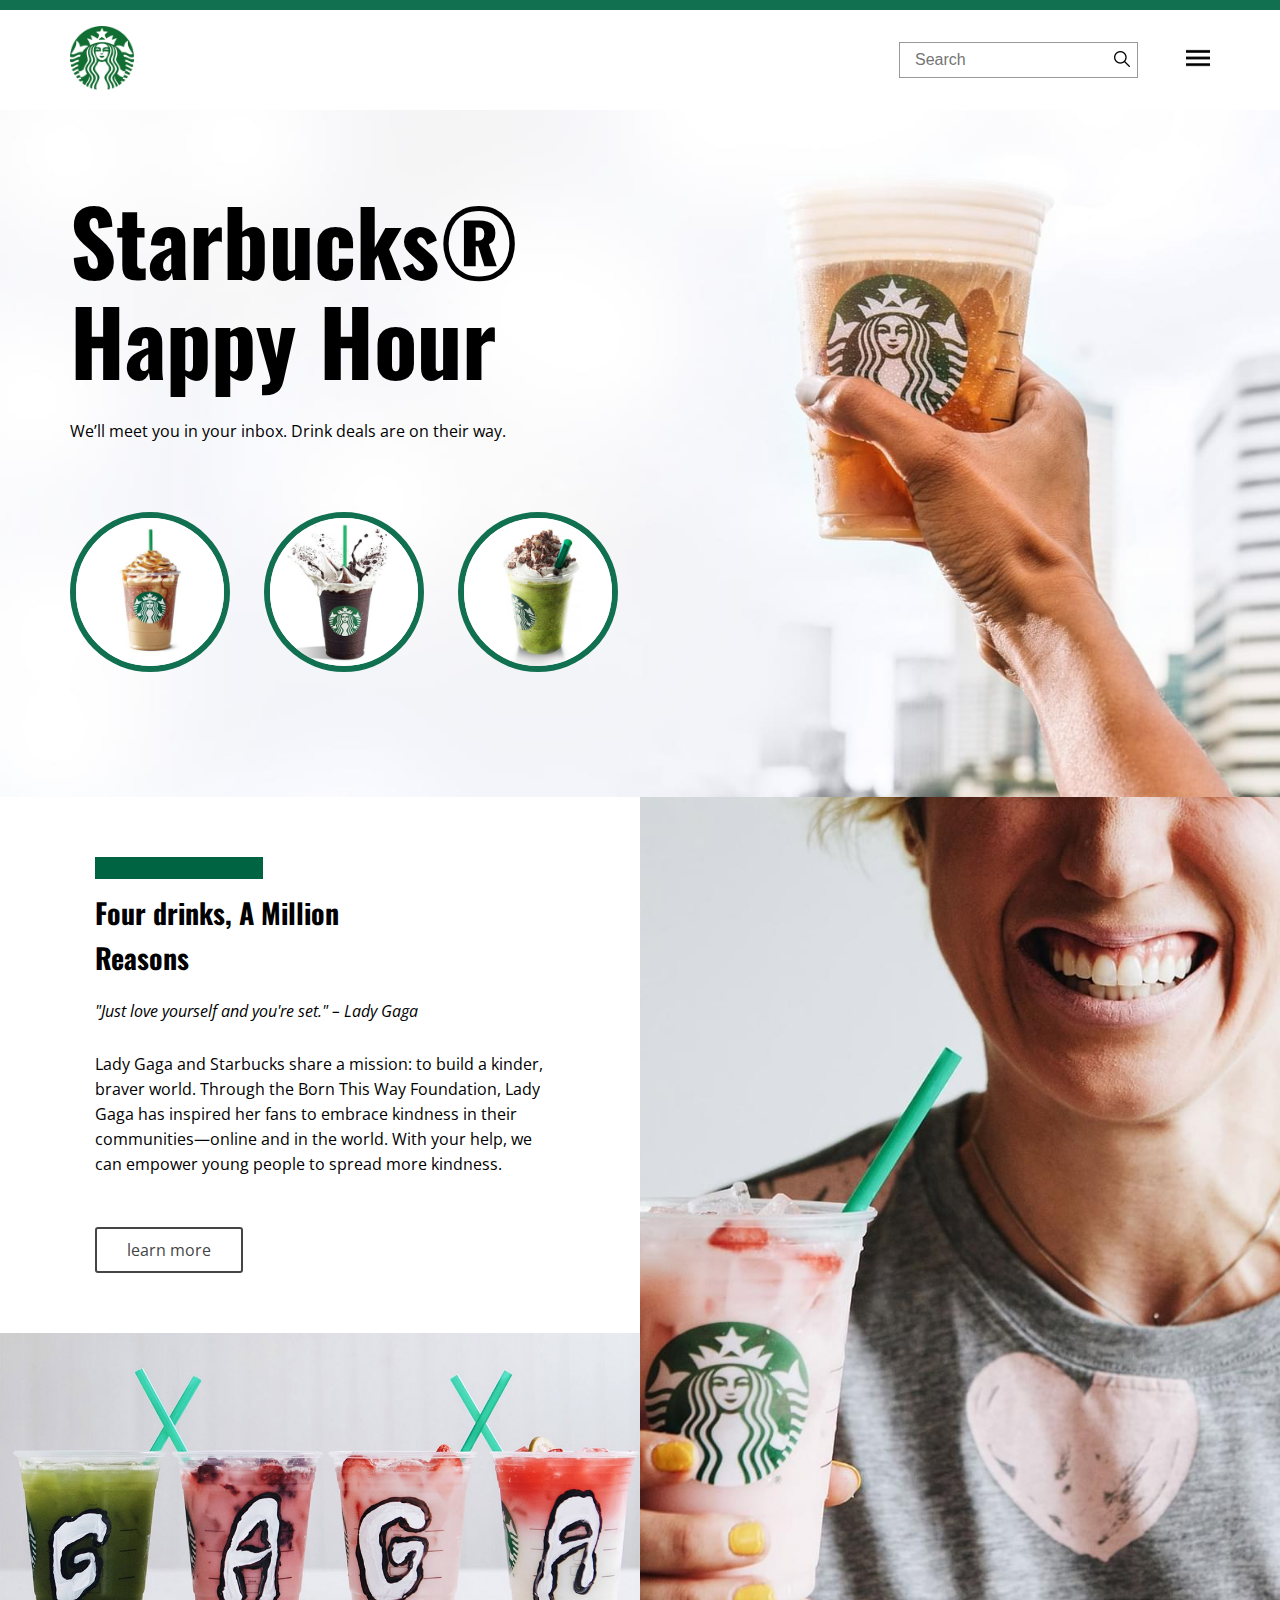
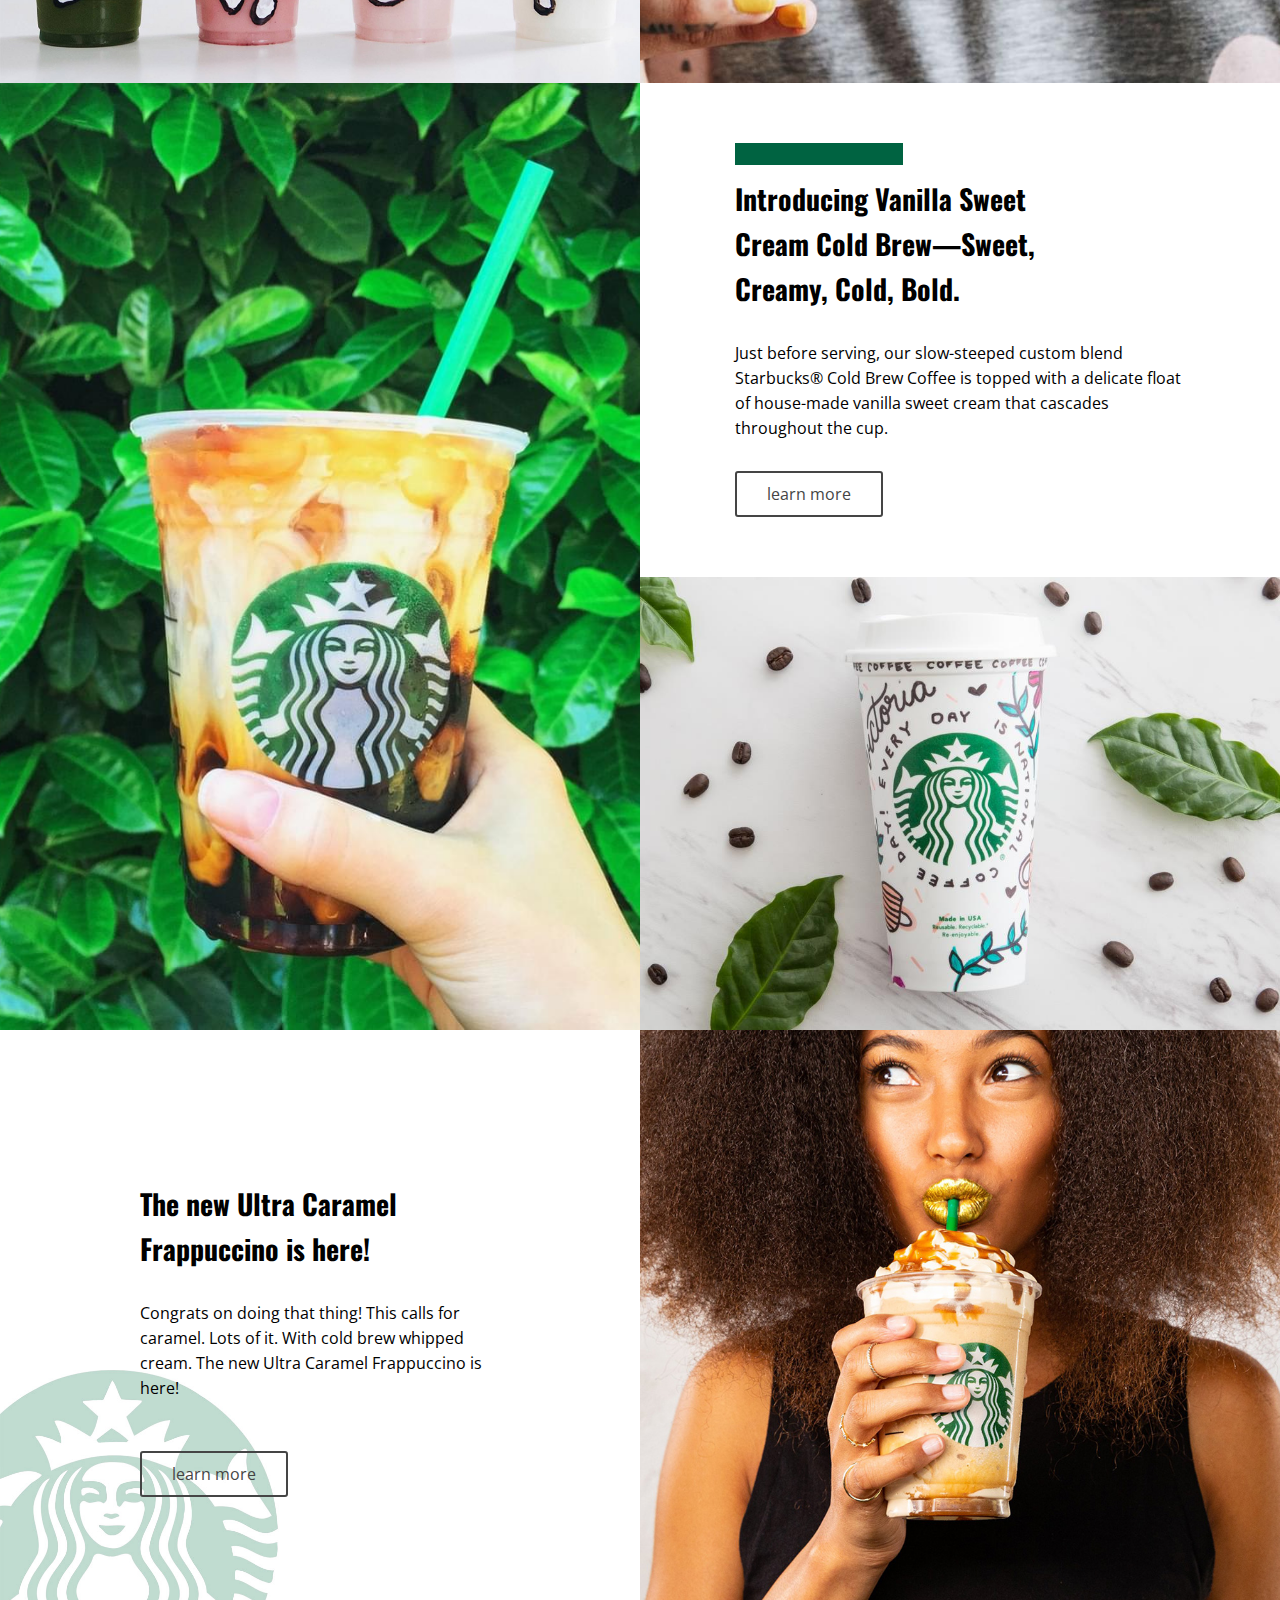
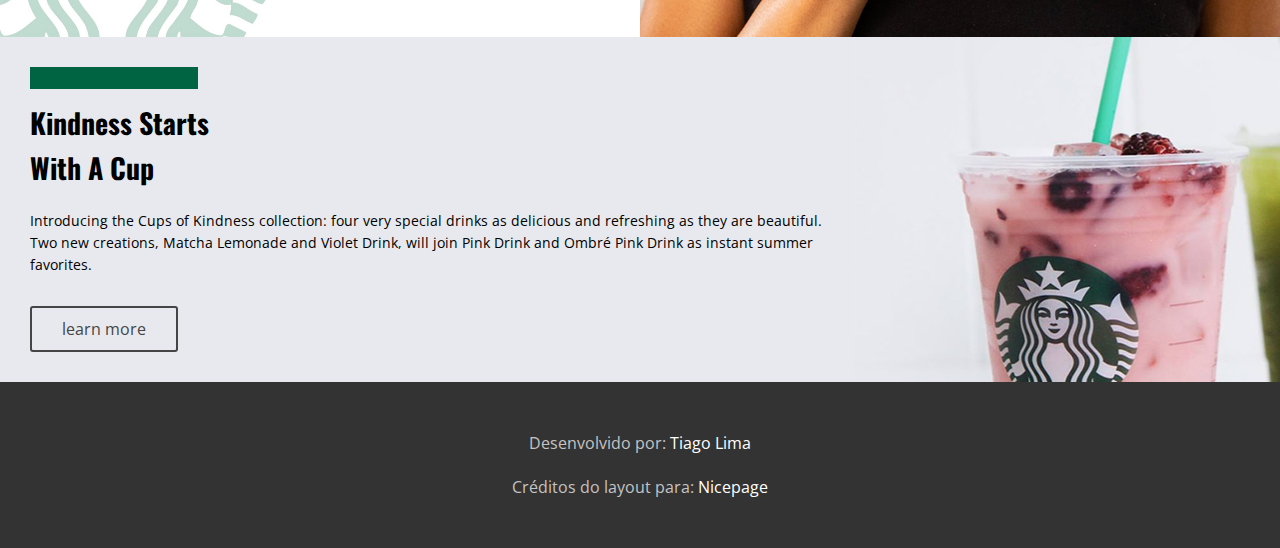
<file: index.html>
<!DOCTYPE html>
<html lang="en">
  <head>
    <meta charset="UTF-8" />
    <meta name="viewport" content="width=device-width, initial-scale=1.0" />
    <title>Starbucks</title>
    <link rel="stylesheet" href="/assets/css/style.css" />
    <link
      href="https://fonts.googleapis.com/css2?family=Open+Sans:ital,wght@0,400;1,400&family=Oswald:wght@400;700&display=swap"
      rel="stylesheet"
    />

    <link rel="icon" type="image/png" href="assets/images/logo.png">

  </head>
  <body>
    <header>
      <div class="line"></div>
      <div class="container header--area">
        <div class="header--left">
          <img src="/assets/images/logo.png" alt="Starbucks Logo" />
        </div>

        <div class="header--right">
          <div class="header--search">
            <form>
              <input type="text" name="search" placeholder="Search" />

              <button>
                <img src="/assets/images/loupe.png" alt="Search Icon" />
              </button>
            </form>
          </div>

          <div class="header--menu">
            <img src="/assets/images/menu.png" alt="Menu Icon" />
          </div>
        </div>
      </div>
    </header>

    <section class="banner">
      <div class="container">
        <h1>Starbucks® </br>
          Happy Hour</h1>
          <span>We’ll meet you in your inbox. Drink deals are on their way.</span>
          <div class="banner-images">
            <img src="/assets/images/c1.jpg"/>
            <img src="/assets/images/c2.jpg"/>
            <img src="/assets/images/c3.jpg"/>
          </div>
      </div>
    </section>

    <section class="area1">
      <div class="area1--content">
        <div class="bar"></div>
        <h2>Four drinks, A Million</br> Reasons</h2>

        <div class="area1--quote"><em>"Just love yourself and you're set." – Lady Gaga</em></div>
        <div class="area1--text">Lady Gaga and Starbucks share a mission: to build a kinder, braver world. Through the Born This Way Foundation, Lady  Gaga has inspired her fans to embrace kindness in their communities—online and in the world. With your help, we can empower young people to spread more kindness.</div>

        <a href="" class="button">learn more</a>
      </div>
      <div class="area1--img1"></div>
      <div class="area1--img2"></div>
    </section>




    
    <section class="area2">
      <div class="area2--content">
        <div class="bar"></div>
        <h2>Introducing Vanilla Sweet</br> Cream Cold Brew—Sweet,</br> Creamy, Cold, Bold.</h2>

        <div class="area2--text">Just before serving, our slow-steeped custom blend Starbucks® Cold Brew Coffee is topped with a delicate float of house-made vanilla sweet cream that cascades throughout the cup.</div>

        <a href="" class="button">learn more</a>
      </div>
      <div class="area2--img1"></div>
      <div class="area2--img2"></div>
    </section>
    

    <section class="area3">
      <div class="area3--content">
        <h2>The new Ultra Caramel Frappuccino is here!</h2>

        <div class="area3--text">Congrats on doing that thing! This calls for caramel. Lots of it. With cold brew whipped cream. The new Ultra Caramel Frappuccino is here!</div>

        <a href="" class="button">learn more</a>
      </div>
      <div class="area3--img1"></div>
      <div class="area3--img2"></div>
    </section>
    



    <section class="area4">
      
      
      <div class="area4--area">
      <div class="area4--content">
        

        <div class="bar"></div>
        <h2>Kindness Starts </br>
          With A Cup</h2>

          
        <div class="area4--text">Introducing the Cups of Kindness collection: four very special drinks as delicious and refreshing as they are beautiful. Two new creations, Matcha Lemonade and Violet Drink, will join Pink Drink and Ombré Pink Drink as instant summer favorites.</div>

        <a href="" class="button">learn more</a>
      </div>
    </div>

      <div class="area4--img1"></div>
    
      
    </section>

    
    <footer>
      <span>Desenvolvido por: <a href="https://github.com/ti-limaa" target="_blank">Tiago Lima</a> </br></br>
      Créditos do layout para: <a href="">Nicepage</a>

    </footer>

  </body>
</html>
</file>
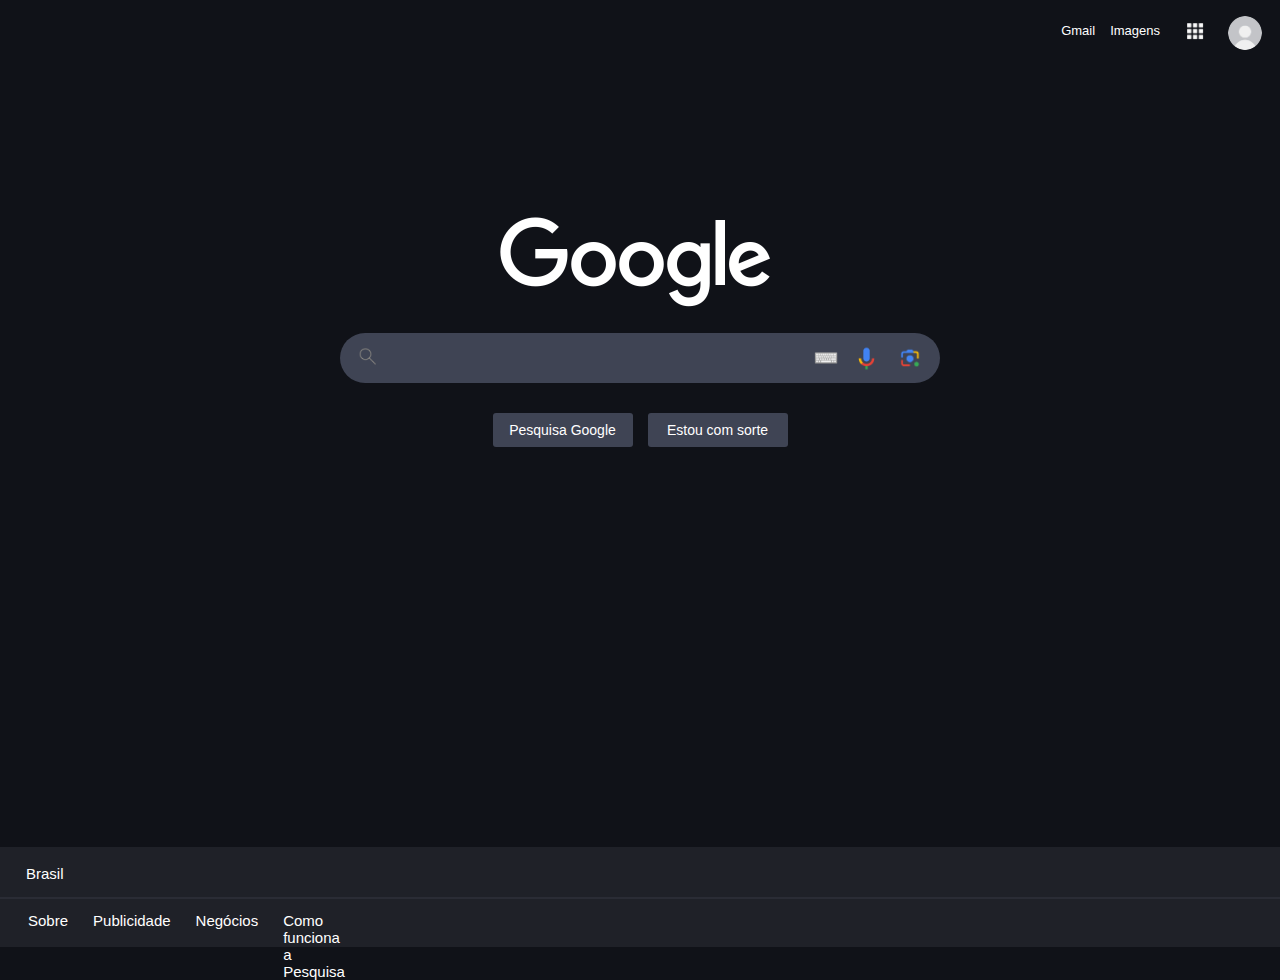
<file: google/index.html>
<!DOCTYPE html>
<html lang="en">
  <head>
    <meta charset="UTF-8" />
    <meta name="viewport" content="width=device-width, initial-scale=1.0" />
    <title>Google</title>
    <link rel="stylesheet" href="/google/google.css" />
  </head>
  <body>
    <header>
      <div class="container">
        <div class="header_classes">
          <div class="header_text">
            <div class="texts_hd">
              <a href=><p id="gmail">Gmail</p></a>
             <a href=""><p id="imagens">Imagens</p></a>
            </div>

           <a href=""> <img
              id="quadrado"
              src="/google/images/ChatGPT Image 1 de abr. de 2025, 19_08_43-Photoroom.png"
            />
        </a>

            <a href=><img
              id="perfil"
              src="/google/images/a8da222be70a71e7858bf752065d5cc3-Photoroom.png"
            />
        </a>
          </div>
        </div>
      </div>
    </header>

    <article>
        <div class="container_article">
            <div class="google_principal">
                <div class="img_google">
                    <img src="/google/images/googlelogo_light_color_272x92dp.png"/>
                </div>
                
            <div class="barra_pesquisa">
                <div class="luneta">
                <img src="/google/images/luneta.png"/>
            </div>
                
                <div class="img_pesquisa">
                    <img id="teclado" src="/google/images/keyboard_2328.png"/>
                    <img id="mic" src="/google/images/microfone.png"/>
                    <img id="cam" src="/google/images/google-camera-lens-icon-symbol-free-png-Photoroom.png"/>
                </div>  
                
                    

            </div>      


            <div class="botao">
                <button>Pesquisa Google</button>
                <button>Estou com sorte</button>
            </div>
                
                    
                
            
            </div>
             
        </div>
    </article>

    <footer>
      <div class="container_footer">
        <div class="text_footer">
          <div class="brasil">
            Brasil
          </div>
          <div class="bar"></div>
          
          <div class="text_2">
           <div class="texto1"> Sobre</div>
            <div class="texto2">Publicidade</div>
           <div class="texto3"> Negócios</div>
            <div class="texto4">Como funciona a Pesquisa</div>
            <div class="text3">
            <div class="texto5">Privacidade</div>
            <div class="texto6">Termos</div>
            <div class="texto7">Configurações</div>
          </div>
          
          </div>

          
          
        </div>
      </div>
    </footer>

  </body>
</html>
</file>
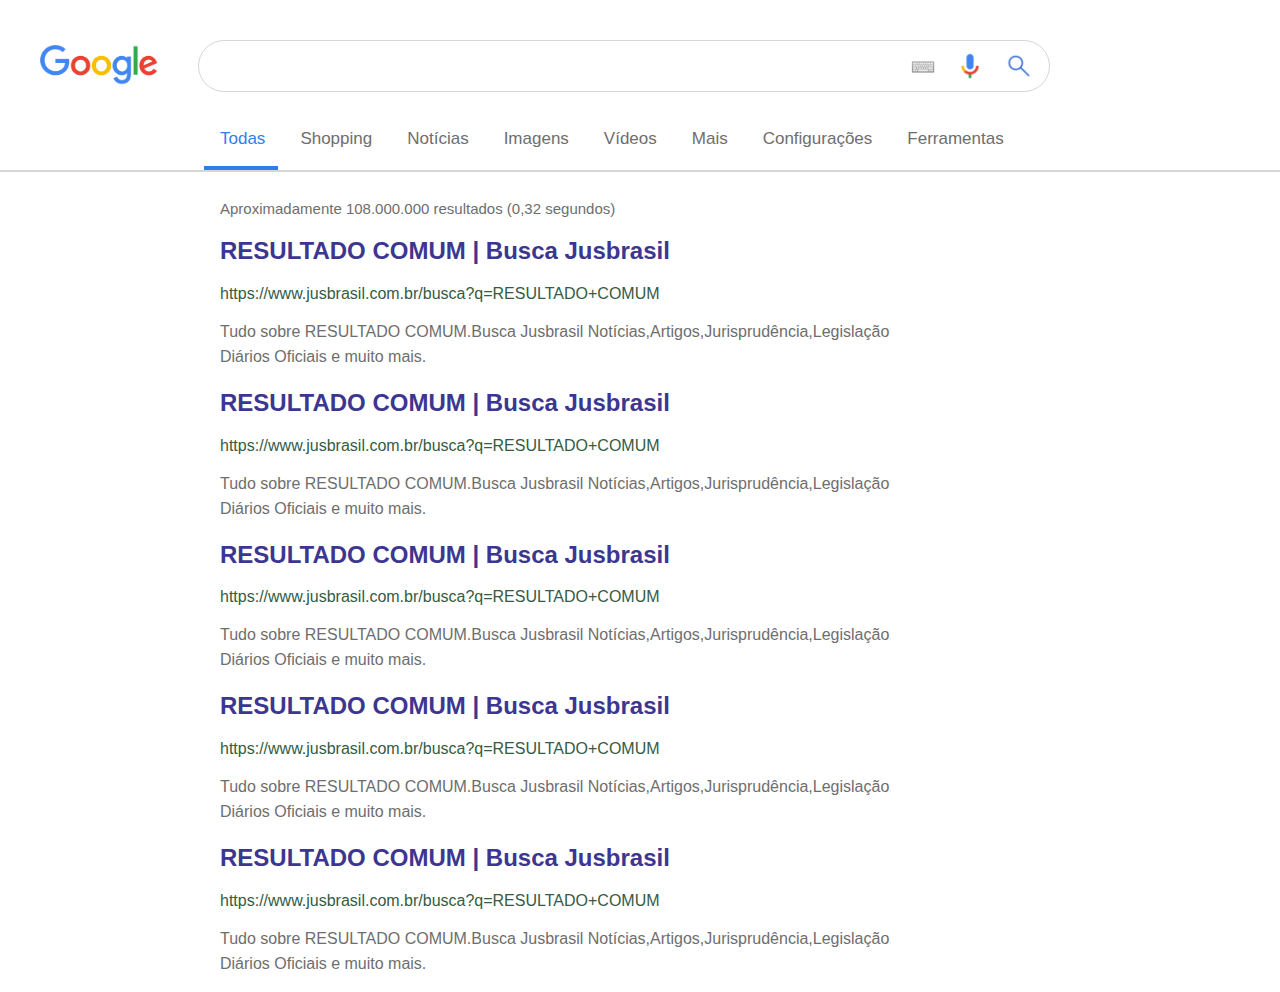
<file: ResultadosGoogle/index.html>
<!DOCTYPE html>
<html lang="en">
  <head>
    <meta charset="UTF-8" />
    <meta name="viewport" content="width=device-width, initial-scale=1.0" />
    <title>Document</title>
    <link rel="stylesheet" href="/ResultadosGoogle/resultados.css" />
  </head>
  <body>
    <header>
      <div class="container">
        <div class="header_container">
          <div class="img_header_google">
            <img src="/ResultadosGoogle/images/Google_2015_logo.svg.png" />
          </div>

          <div class="barra_pesquisa">
            <div class="img_barra">
              <img
                id="teclado"
                src="/ResultadosGoogle/images/keyboard_2328.png"
              />

              <img id="mic" src="/ResultadosGoogle/images/microfone.png" />

              <img
                id="luneta"
                src="/ResultadosGoogle/images/luneta (2)-Photoroom.png"
              />
            </div>
          </div>
          <div class="perfil">
            <img id="quadrado" src="/ResultadosGoogle/images/quadrado.png" />
            <img id="foto_perfil" src="/ResultadosGoogle/images/perfil.png" />
          </div>
        </div>
        <div class="topicos">
          <p id="active">Todas</p>
          <p>Shopping</p>
          <p>Notícias</p>
          <p>Imagens</p>
          <p>Vídeos</p>
          <p>Mais</p>
          <p>Configurações</p>
          <p>Ferramentas</p>
        </div>
        <div class="borda_azul"></div>
        <div class="borda_cinza"></div>
      </div>
    </header>

    <article>
      <div class="container">
        <div class="container_article">
          <div class="text_article">
            Aproximadamente 108.000.000 resultados (0,32 segundos)
          </div>

          
            
          </div><div class="blocos">
            <div class="bloco1">
             <a href=""> <h2 id="title">RESULTADO COMUM | Busca Jusbrasil</h2></a>
              <p id="verde">
                https://www.jusbrasil.com.br/busca?q=RESULTADO+COMUM
              </p>
              <p id="desc">Tudo sobre RESULTADO COMUM.Busca Jusbrasil Notícias,Artigos,Jurisprudência,Legislação</br>
                          Diários Oficiais e muito mais.</p>
            </div>

            <div class="bloco1">
              <a href=""><h2 id="title">RESULTADO COMUM | Busca Jusbrasil</h2></a>
              <p id="verde">
                https://www.jusbrasil.com.br/busca?q=RESULTADO+COMUM
              </p>
              <p id="desc">Tudo sobre RESULTADO COMUM.Busca Jusbrasil Notícias,Artigos,Jurisprudência,Legislação</br>
                          Diários Oficiais e muito mais.</p>
            </div>

            <div class="bloco1">
              <a href=""><h2 id="title">RESULTADO COMUM | Busca Jusbrasil</h2></a>
              <p id="verde">
                https://www.jusbrasil.com.br/busca?q=RESULTADO+COMUM
              </p>
              <p id="desc">Tudo sobre RESULTADO COMUM.Busca Jusbrasil Notícias,Artigos,Jurisprudência,Legislação</br>
                          Diários Oficiais e muito mais.</p>
            </div>

            <div class="bloco1">
              <a href=><h2 id="title">RESULTADO COMUM | Busca Jusbrasil</h2></a>
              <p id="verde">
                https://www.jusbrasil.com.br/busca?q=RESULTADO+COMUM
              </p>
              <p id="desc">Tudo sobre RESULTADO COMUM.Busca Jusbrasil Notícias,Artigos,Jurisprudência,Legislação</br>
                          Diários Oficiais e muito mais.</p>
            </div>


            <div class="bloco1">
             <a href=""> <h2 id="title">RESULTADO COMUM | Busca Jusbrasil</h2></a>
              <p id="verde">
                https://www.jusbrasil.com.br/busca?q=RESULTADO+COMUM
              </p>
              <p id="desc">Tudo sobre RESULTADO COMUM.Busca Jusbrasil Notícias,Artigos,Jurisprudência,Legislação</br> 
                          Diários Oficiais e muito mais.</p>
            </div>
        </div>
      </div>
    </article>
  </body>
</html>
</file>
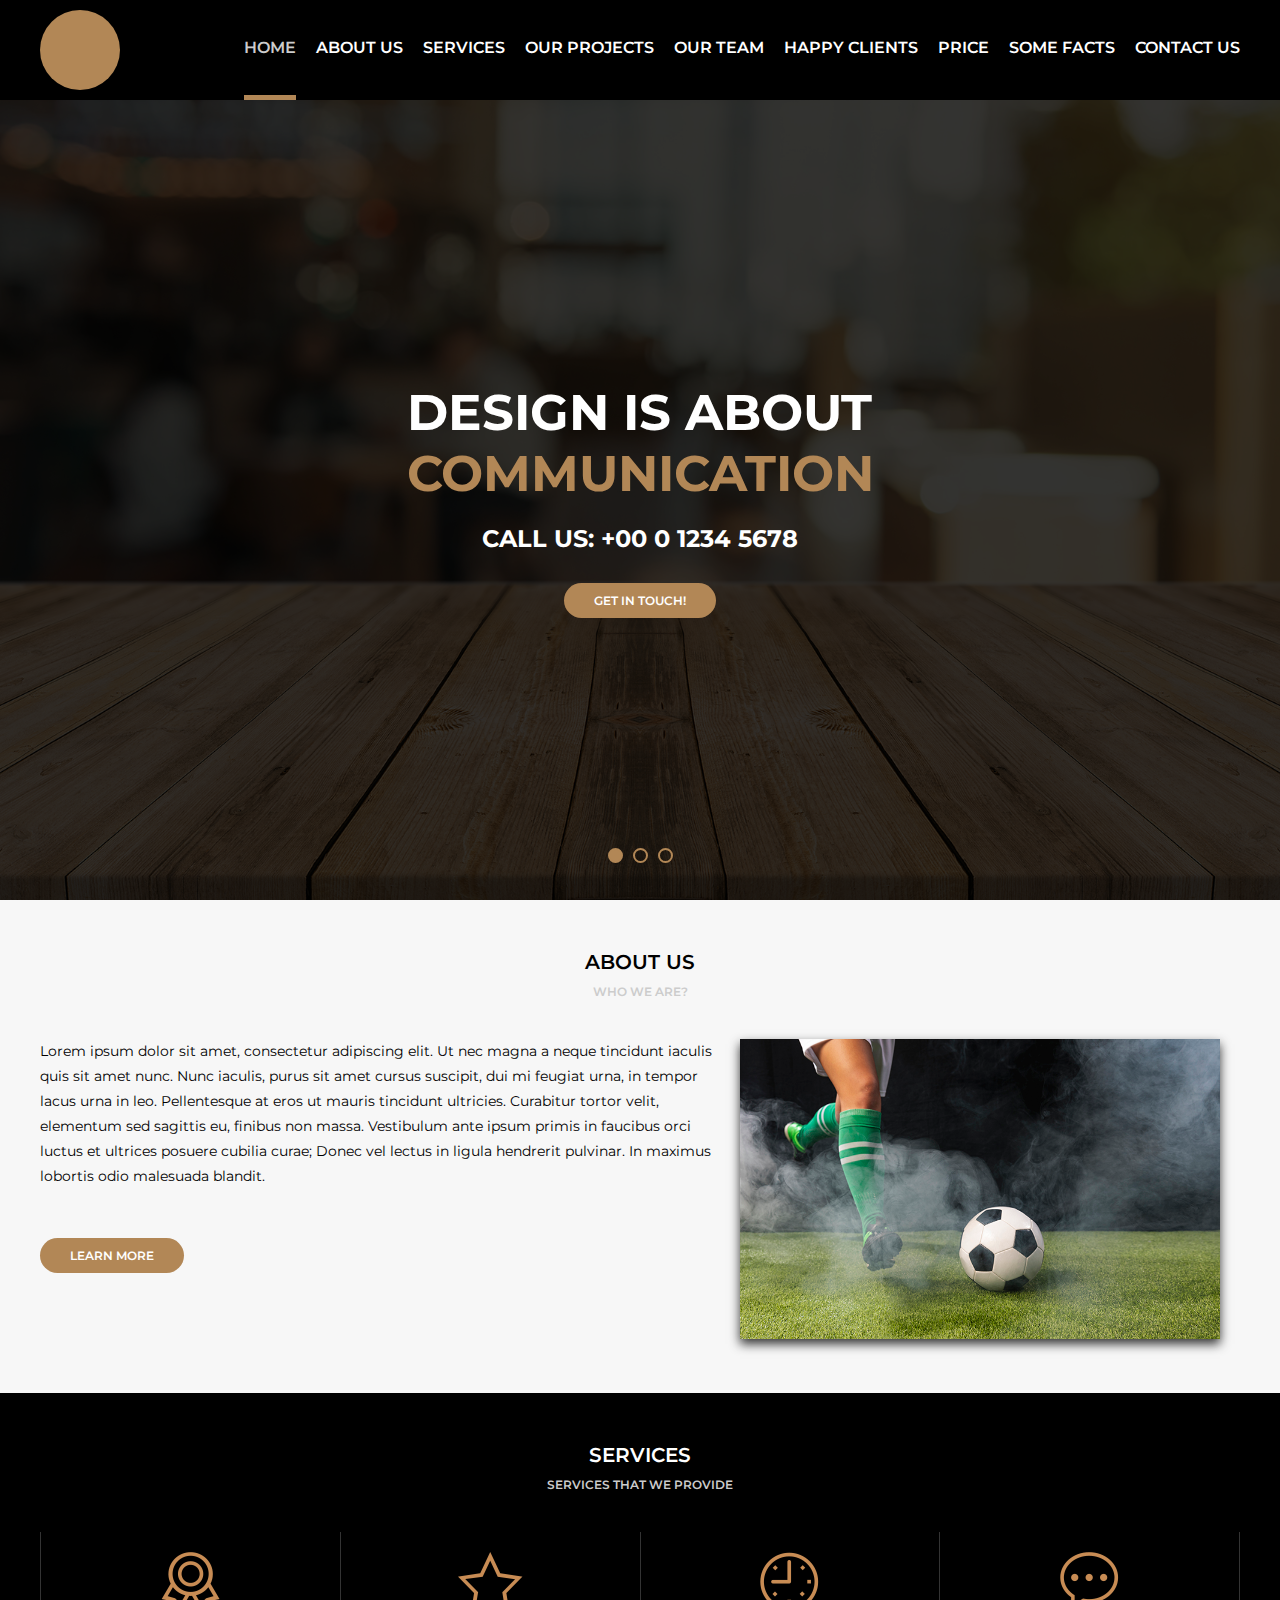
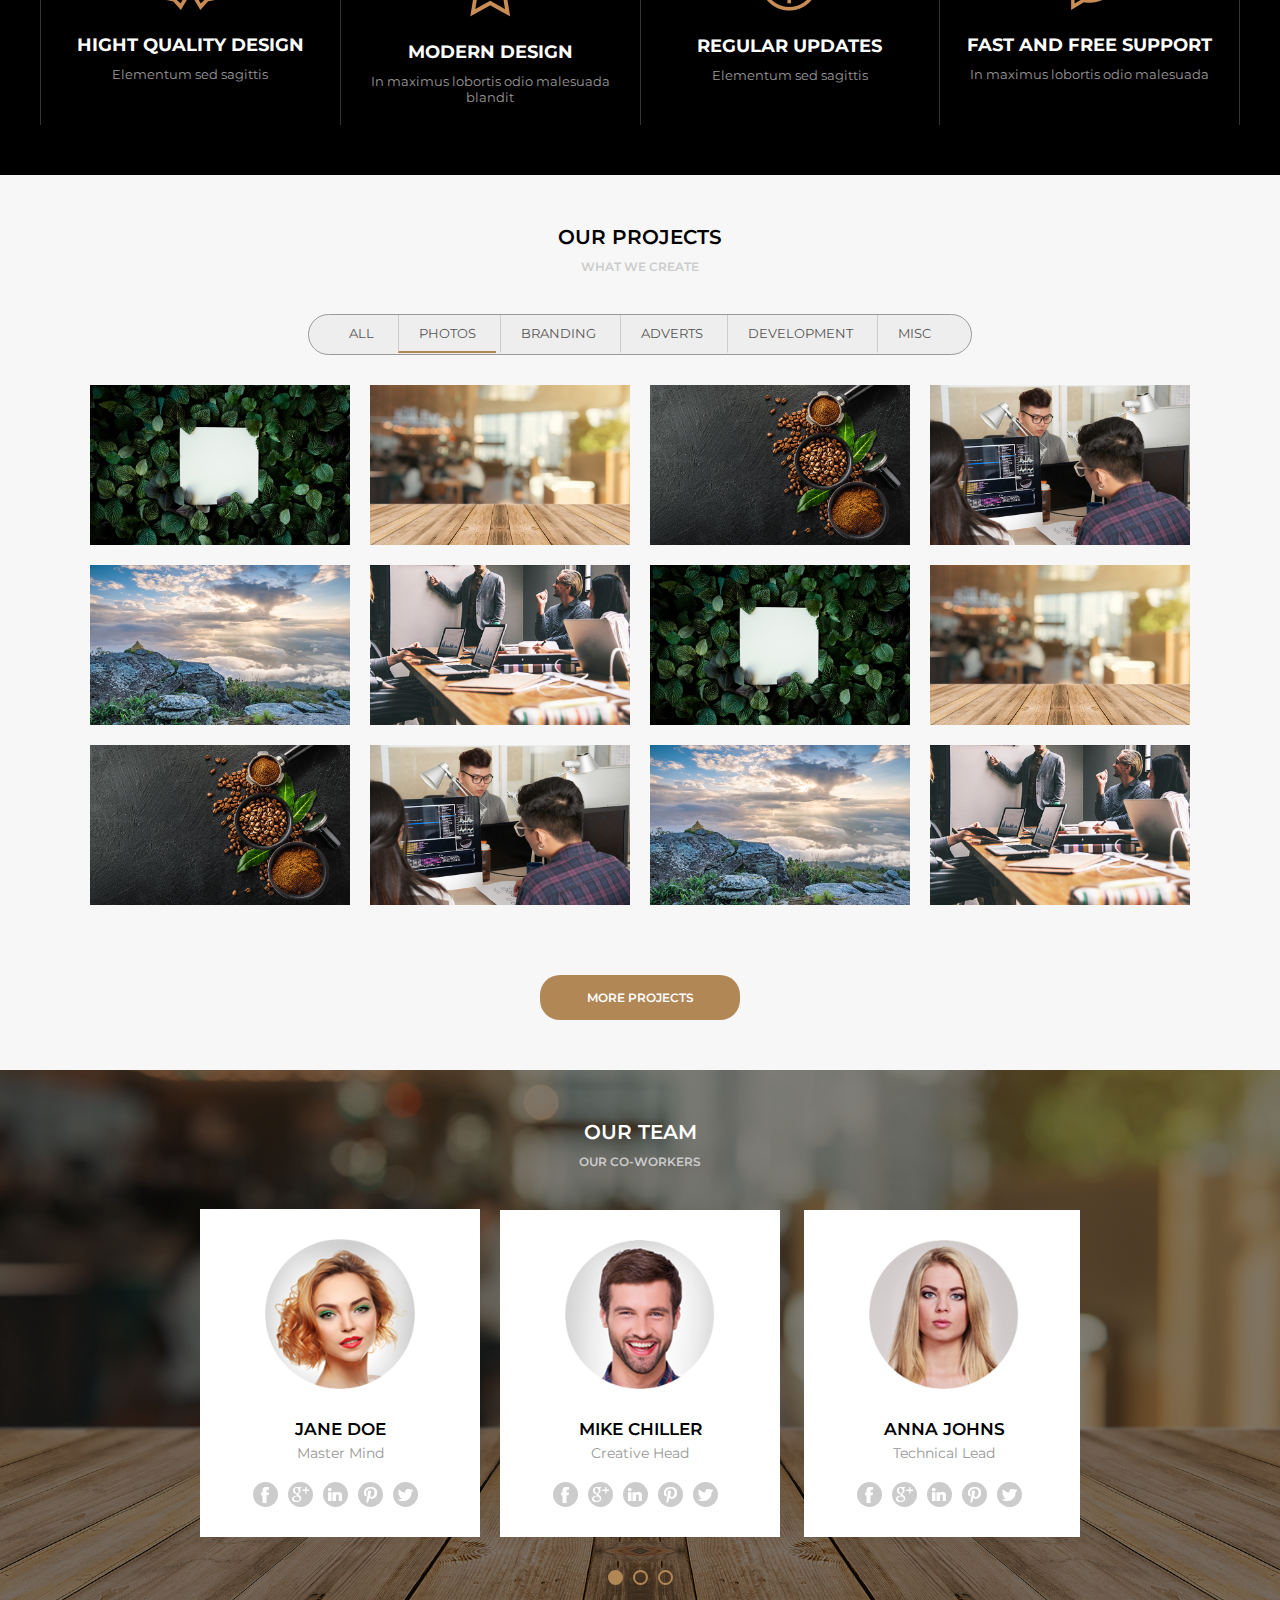
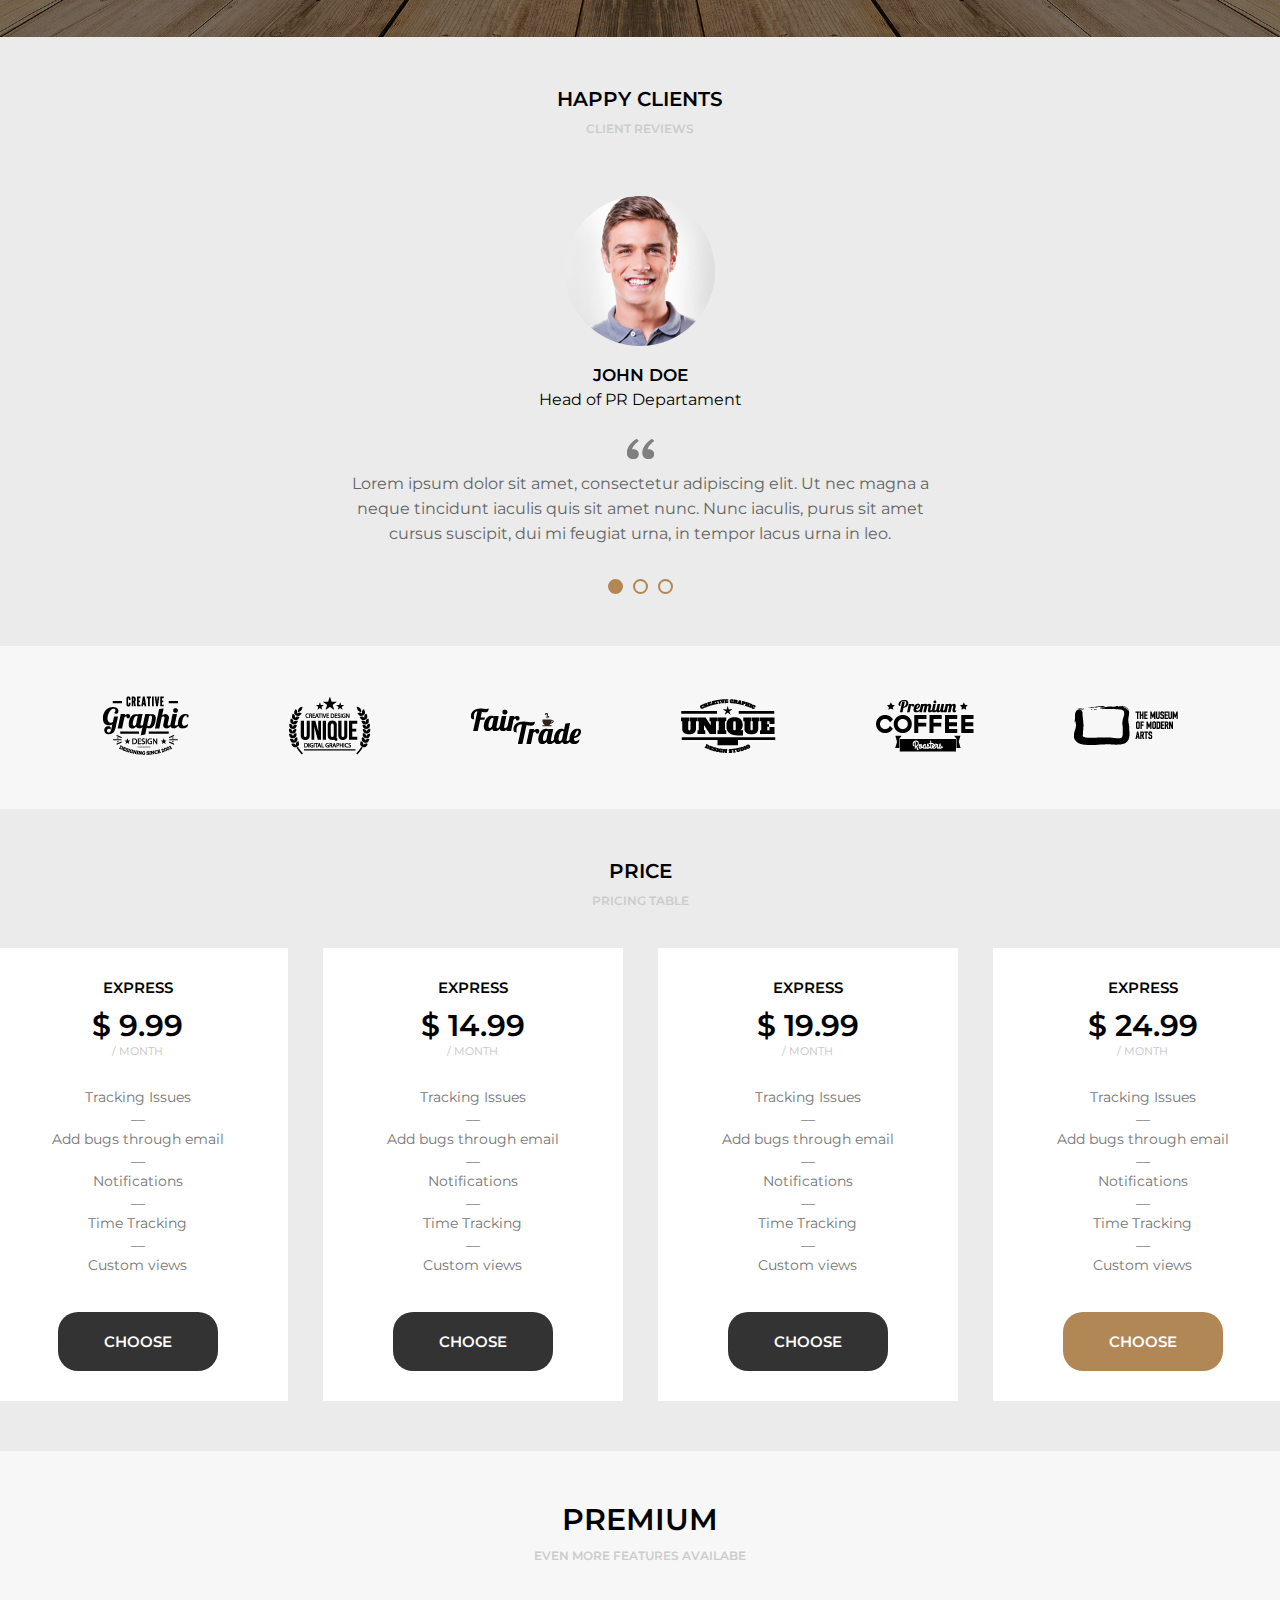
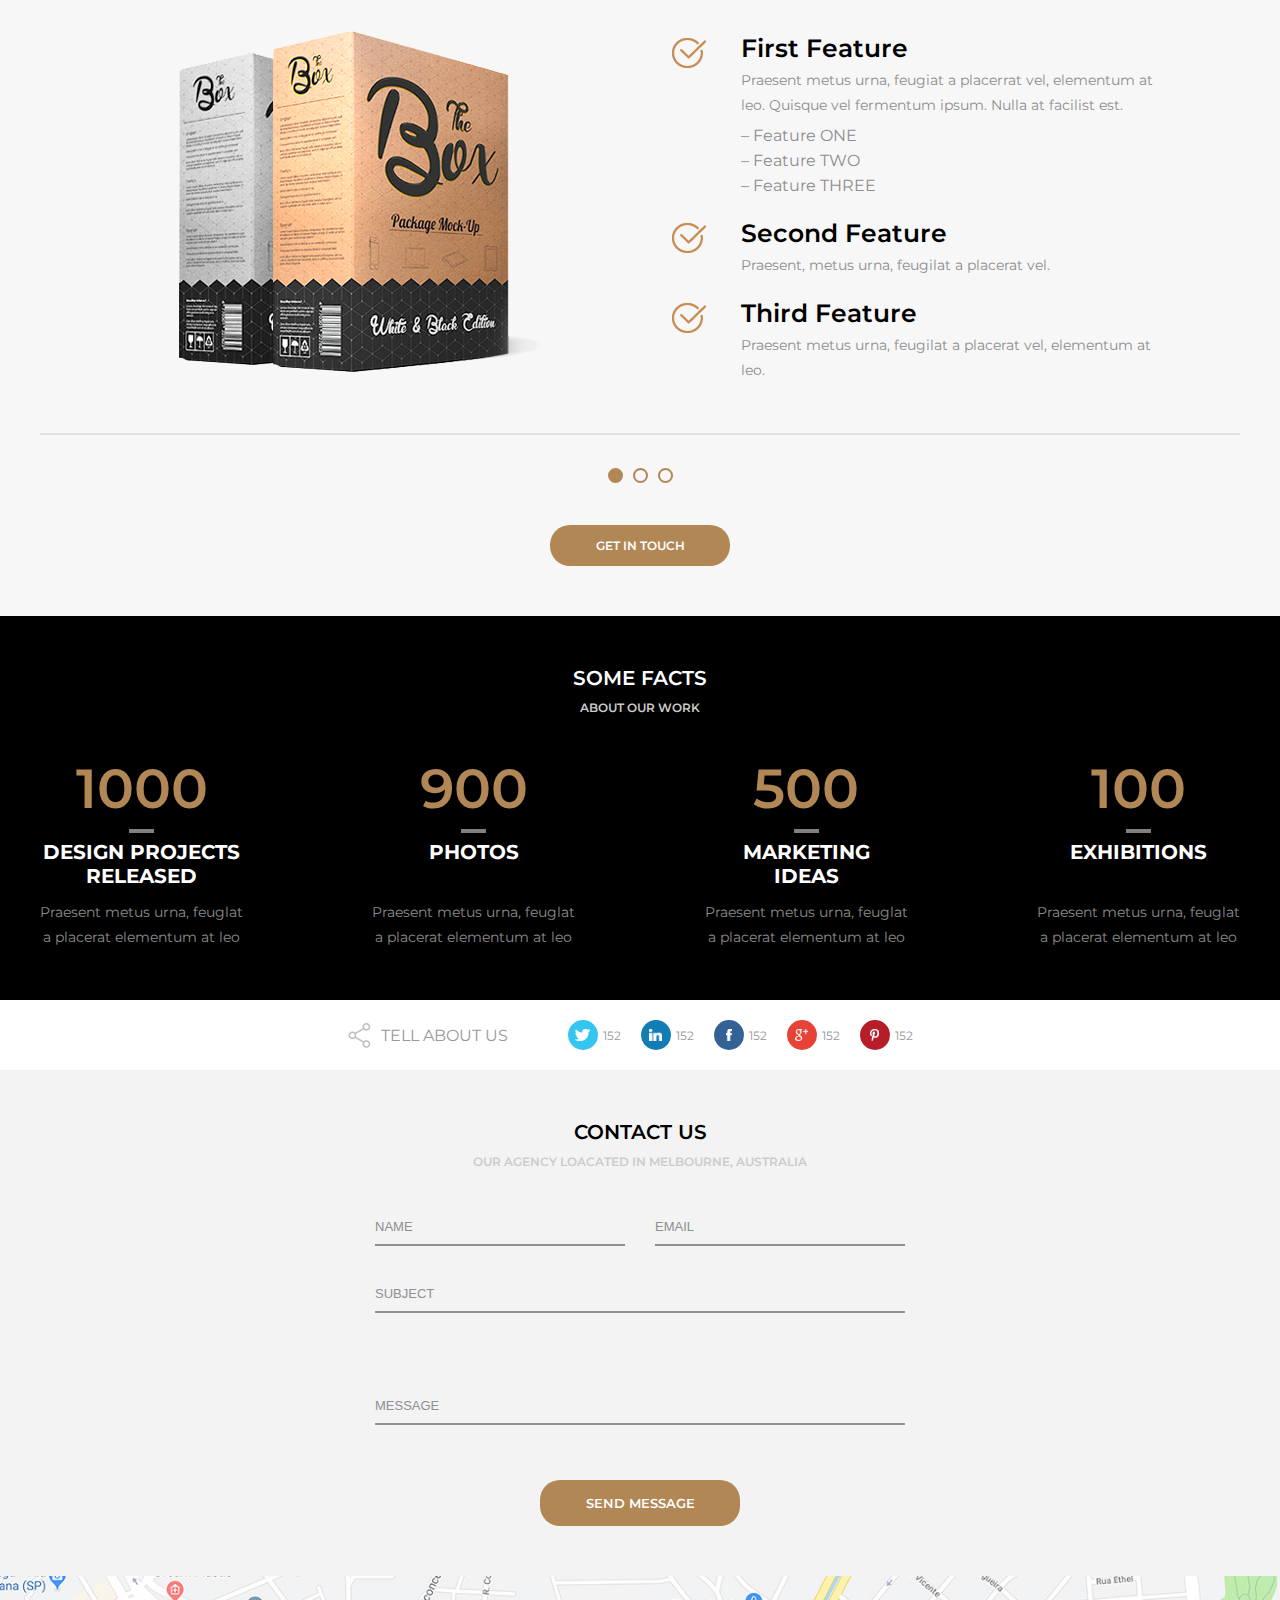
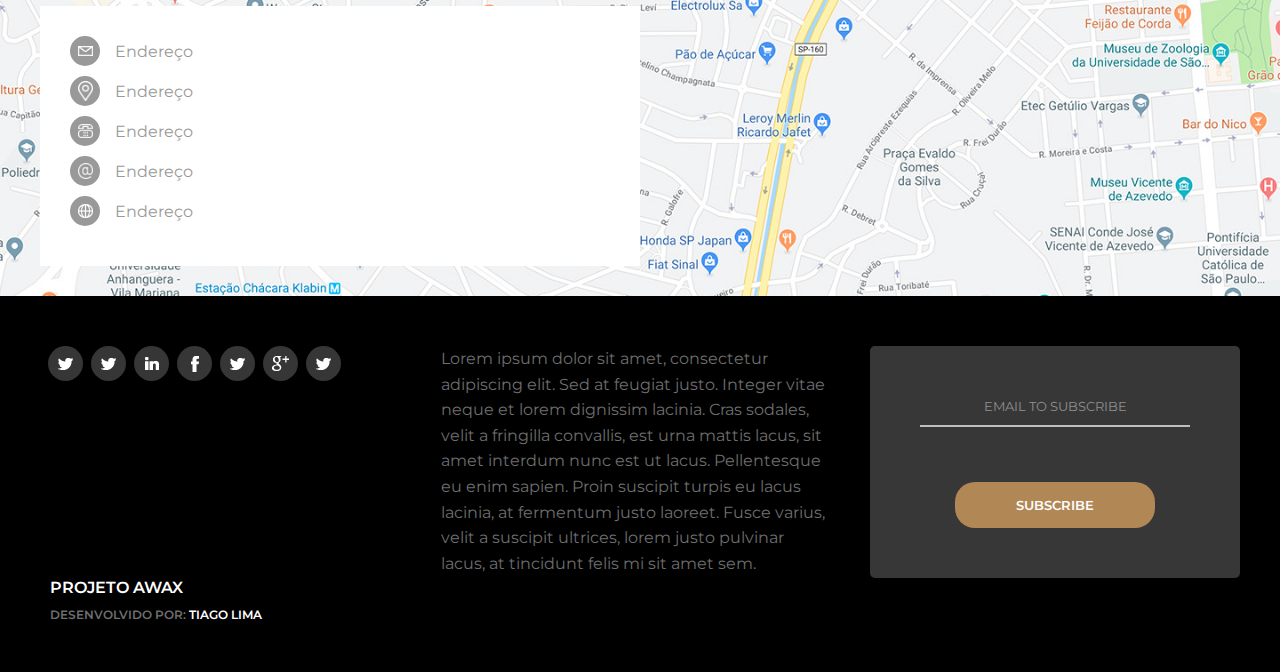
<file: Awax/home.html>
<!DOCTYPE html>
<html lang="en">
  <head>
    <meta charset="UTF-8" />
    <meta name="viewport" content="width=device-width, initial-scale=1.0" />
    <title>Awax</title>
    <link
      href="https://fonts.googleapis.com/css2?family=Montserrat:wght@300;400;600;700&display=swap"
      rel="stylesheet"
    />
    <link rel="stylesheet" href="/Awax/assets/css/style.css" />
  </head>
  <body>
    <header>
      <div class="header">
        <div class="logo">
          <div class="logo_img"></div>
        </div>
        <div class="menu">
          <img src="/Awax/assets/images/menu.png" class="menu-opener"/>
            <nav>
                <ul>
                    <li class="active"><a href="">Home</li></a>
                    <li><a href="">About us</li></a>
                    <li><a href="">Services</li></a>
                    <li><a href="">Our Projects</li></a>
                    <li><a href="">Our Team</li></a>
                    <li><a href="">Happy Clients</li></a>
                    <li><a href="">Price</li></a>
                    <li><a href="">Some facts</li></a>
                    <li><a href="">Contact Us</li></a>

                </ul>
            </nav>
        </div>
      </div>
    </header>

    <main>
      <section class="banner">
          <div class="sliders" style="margin-left: 0;">
            <div class="slide">
              <div class="slidearea">
                <h1>Design is about</br> <span>Communication</span></h1>
                <h2>Call Us: +00 0 1234 5678</h2>
                <a href="" class="button">Get in touch!</a>
              </div>
            </div><div class="slide">
              <div class="slidearea">
                <h1>Design is about</br> <span>Teste</span></h1>
                <h2>Call Us: +00 0 1234 5678</h2>
                <a href="" class="button">Get in touch!</a>
              </div>
            </div> <div class="slide">
              <div class="slidearea">
                <h1>Design is about</br> <span>Algo</span></h1>
                <h2>Call Us: +00 0 1234 5678</h2>
                <a href="" class="button">Get in touch!</a>
              </div>

            

           
            </div>
          </div>

          <div class="sliders-pointers">
            <div class="pointer active"></div>
            <div class="pointer"></div>
            <div class="pointer"></div>
          </div>
      </section>

      <section class="default light">
        <div class="section_title">About us</div>
        <div class="section_desc">Who we are?</div>
        <div class="section_body">
          <div class="section_aboutus">
            <div class="section_aboutus--left">

            
              <p>Lorem ipsum dolor sit amet, consectetur adipiscing elit. Ut nec magna a neque tincidunt iaculis quis sit amet nunc. Nunc iaculis, purus sit amet cursus suscipit, dui mi feugiat urna, in tempor lacus urna in leo. Pellentesque at eros ut mauris tincidunt ultricies. Curabitur tortor velit, elementum sed sagittis eu, finibus non massa. Vestibulum ante ipsum primis in faucibus orci luctus et ultrices posuere cubilia curae; Donec vel lectus in ligula hendrerit pulvinar. In maximus lobortis odio malesuada blandit.</p>
            </br> 
              <a href="" class="button">Learn More</a>
            </div>


            <div class="section_aboutus--right">

              <img src="/Awax/media/foto9.jpg"/>
            </div>
          </div>
        </div>
      </section>

      <section class="default dark">
        <div class="section_title">Services</div>
        <div class="section_desc">Services that we provide</div>
        <div class="section_body">
          <div class="section-services">
            
            <div class="section-service">
            <img src="/Awax/assets/images/medalha.png"/>
            <h4>Hight Quality Design</h4>
            <p>Elementum sed sagittis</p>
          </div>

          <div class="section-service">
            <img src="/Awax/assets/images/estrela.png"/>
            <h4>Modern Design</h4>
            <p> In maximus lobortis odio malesuada blandit</p>
          </div>

              <div class="section-service">
            <img src="/Awax/assets/images/relogio.png"/>
            <h4>Regular Updates</h4>
            <p>Elementum sed sagittis</p>
          </div>

              <div class="section-service">
            <img src="/Awax/assets/images/balao.png"/>
            <h4>Fast and free support</h4>
            <p>In maximus lobortis odio malesuada</p>
          </div>
        </div>
      </div>
      </section>



      <section class="default light">
        <div class="section_title">Our Projects</div>
        <div class="section_desc">What we create</div>
        <div class="section_body projects">
          <div class="section-projects">
            <div class="section-projects--filters">
              <ul>
                <li>All</li>
                <li class="active">Photos</li>
                <li>branding</li>
                <li>Adverts</li>
                <li>Development</li>
                <li>Misc</li>
              </ul>
            </div>
          </div>

           <div class="section-projects--photos">


              <div class="section-projects--photo">
                <div class="section-projects--photoarea">
                  <div class="section-projects--photoinfo">
                    <h5>ABOUT</h5>
                    <p>Vestibulum ante ipsum primis</p>
                  </div>
                  <img src="/Awax/media/foto1.jpg" />
                </div>
              </div>

              <div class="section-projects--photo">
                <div class="section-projects--photoarea">
                  <div class="section-projects--photoinfo">
                    <h5>ABOUT</h5>
                    <p>Vestibulum ante ipsum primis</p>
                  </div>
                  <img src="/Awax/media/foto2.jpg" />
                </div>
              </div>

              <div class="section-projects--photo">
                <div class="section-projects--photoarea">
                  <div class="section-projects--photoinfo">
                    <h5>ABOUT</h5>
                    <p>Vestibulum ante ipsum primis</p>
                  </div>
                  <img src="/Awax/media/foto3.jpg" />
                </div>
              </div>

              <div class="section-projects--photo">
                <div class="section-projects--photoarea">
                  <div class="section-projects--photoinfo">
                    <h5>ABOUT</h5>
                    <p>Vestibulum ante ipsum primis</p>
                  </div>
                  <img src="/Awax/media/foto4.jpg" />
                </div>
              </div>

              <div class="section-projects--photo">
                <div class="section-projects--photoarea">
                  <div class="section-projects--photoinfo">
                    <h5>ABOUT</h5>
                    <p>Vestibulum ante ipsum primis</p>
                  </div>
                  <img src="/Awax/media/foto5.jpg" />
                </div>
              </div>

              <div class="section-projects--photo">
                <div class="section-projects--photoarea">
                  <div class="section-projects--photoinfo">
                    <h5>ABOUT</h5>
                    <p>Vestibulum ante ipsum primis</p>
                  </div>
                  <img src="/Awax/media/foto6.jpg" />
                </div>
              </div>


              <div class="section-projects--photo">
                <div class="section-projects--photoarea">
                  <div class="section-projects--photoinfo">
                    <h5>ABOUT</h5>
                    <p>Vestibulum ante ipsum primis</p>
                  </div>
                  <img src="/Awax/media/foto1.jpg" />
                </div>
              </div>

              <div class="section-projects--photo">
                <div class="section-projects--photoarea">
                  <div class="section-projects--photoinfo">
                    <h5>ABOUT</h5>
                    <p>Vestibulum ante ipsum primis</p>
                  </div>
                  <img src="/Awax/media/foto2.jpg" />
                </div>
              </div>

              <div class="section-projects--photo">
                <div class="section-projects--photoarea">
                  <div class="section-projects--photoinfo">
                    <h5>ABOUT</h5>
                    <p>Vestibulum ante ipsum primis</p>
                  </div>
                  <img src="/Awax/media/foto3.jpg" />
                </div>
              </div>

              <div class="section-projects--photo">
                <div class="section-projects--photoarea">
                  <div class="section-projects--photoinfo">
                    <h5>ABOUT</h5>
                    <p>Vestibulum ante ipsum primis</p>
                  </div>
                  <img src="/Awax/media/foto4.jpg" />
                </div>
              </div>

            <div class="section-projects--photo">
                <div class="section-projects--photoarea">
                  <div class="section-projects--photoinfo">
                    <h5>ABOUT</h5>
                    <p>Vestibulum ante ipsum primis</p>
                  </div>
                  <img src="/Awax/media/foto5.jpg" />
                </div>
              </div>

                <div class="section-projects--photo">
                  <div class="section-projects--photoarea">
                    <div class="section-projects--photoinfo">
                      <h5>ABOUT</h5>
                    <p>Vestibulum ante ipsum primis</p>
                    </div>
                    <img src="/Awax/media/foto6.jpg" />
                  </div>

                </div>
                
                

                  
            
        </div>
        <div class="section-projects--more">
                  <a href="" class="button">More Projects</a>
                </div>
        
      </section>




      <section class="default dark bg-team">
        <div class="section-team-area">
        <div class="section_title">Our Team</div>
        <div class="section_desc">Our Co-Workers</div>
        <div class="section_body">
          <div class="section-team">
            <div class="sliders" style="margin-left: 0;">
              <div class="slide">

                <div class="slidearea">
                <img src="/Awax/media/mulher1.png" class="section-team--avatar"/>
                <div class="section-team--name">Jane Doe</div>
                <div class="section-team--role">Master Mind</div>
                <div class="section-team--social">
                  <a href=""><img src="/Awax/assets/images/facebook.png"/></a>
                  <a href=""><img src="/Awax/assets/images/googleplus.png"/></a>
                  <a href=""><img src="/Awax/assets/images/linkedin.png"/></a>
                  <a href=""><img src="/Awax/assets/images/pinterest.png"/></a>
                  <a href=""><img src="/Awax/assets/images/twitter.png"/></a>
                </div>
                </div>
              </div><div class="slide">

                <div class="slidearea">
                  <img src="/Awax/media/homem1.png" class="section-team--avatar"/>
                  <div class="section-team--name">Mike Chiller</div>
                  <div class="section-team--role">Creative Head</div>
                  <div class="section-team--social">
                    <a href=""><img src="/Awax/assets/images/facebook.png"/></a>
                    <a href=""><img src="/Awax/assets/images/googleplus.png"/></a>
                    <a href=""><img src="/Awax/assets/images/linkedin.png"/></a>
                    <a href=""><img src="/Awax/assets/images/pinterest.png"/></a>
                    <a href=""><img src="/Awax/assets/images/twitter.png"/></a>
                  </div>
                </div>

              </div>
               <div class="slide">

                <div class="slidearea">
                  <img src="/Awax/media/mulher2.png" class="section-team--avatar"/>
                  <div class="section-team--name">Anna Johns</div>
                  <div class="section-team--role">Technical Lead</div>
                  <div class="section-team--social">
                    <a href=""><img src="/Awax/assets/images/facebook.png"/></a>
                    <a href=""><img src="/Awax/assets/images/googleplus.png"/></a>
                    <a href=""><img src="/Awax/assets/images/linkedin.png"/></a>
                    <a href=""><img src="/Awax/assets/images/pinterest.png"/></a>
                    <a href=""><img src="/Awax/assets/images/twitter.png"/></a>
                  </div>
                </div>
  
              
  
             
              </div>
            </div>
             <div class="sliders-pointers">
            <div class="pointer active"></div>
            <div class="pointer"></div>
            <div class="pointer"></div>
          </div>
          </div>

         
        
      </div>
    </div>
      </section>




      <section class="default light bg-happy">
        <div class="section_title">Happy Clients</div>
        <div class="section_desc">Client Reviews</div>
        <div class="section_body">
          <div class="section-happy">
            <div class="happy-area">
              <div class="happy-client">
                <img src="/Awax/media/homem2.png" class="happy-client--avatar"/>
                <div class="section-happy--name">John Doe</div>
                <div class="section-happy--role">Head of PR Departament</div>
                <div class="section-happy-img--desc"><img src="assets/images/quote.png"></div>
                <div class="section-happy--desc">Lorem ipsum dolor sit amet, consectetur adipiscing elit. Ut nec magna a neque tincidunt iaculis quis sit amet nunc. Nunc iaculis, purus sit amet cursus suscipit, dui mi feugiat urna, in tempor lacus urna in leo.</div>
              </div>
            </div>
            
            
            
            <div class="sliders-pointers">
            <div class="pointer active"></div>
            <div class="pointer"></div>
            <div class="pointer"></div>
          </div>

          </div>
          
         
          
          </div>
          </section>

          



          <section class="default light">
            <div class="section_body">

                <div class="section-images--area">
                  <div class="section-images">
                    <div class="section-image"><img src="/Awax/media/empresa1.png"></div>
                    <div class="section-image"><img src="/Awax/media/empresa2.png"></div>
                    <div class="section-image"><img src="/Awax/media/empresa3.png"></div>
                    <div class="section-image"><img src="/Awax/media/empresa4.png"></div>
                    <div class="section-image"><img src="/Awax/media/empresa5.png"></div>
                    <div class="section-image"><img src="/Awax/media/empresa6.png"></div>
                  </div>
                </div>

                </div>
                
              </section>






              <section class="default light bg-happy">
                <div class="section_title">Price</div>
                <div class="section_desc">Pricing Table</div>
                <div class="section_body">
                 <div class="section-prices--area">
                  <div class="section-prices">

                    <div class="section-price">
                     <ul>
                      <div class="principal">
                      <li class="section-price--title">Express</li>
                      <li class="section-price--price">$ 9.99</li>
                      <li class="section-price--desc_">/ Month</li>
                    </div>

                      <li class="section-price--desc">Tracking Issues</br>
                                                      __</li>
                      <li class="section-price--desc">Add bugs through email </br>
                                                      __</li>
                      <li class="section-price--desc">Notifications </br>
                                                      __</li>
                      <li class="section-price--desc">Time Tracking </br>
                                                      __</li>
                      <li class="section-price--desc">Custom views</li>

                      <div class="price-button"><a href="" class="button">Choose</a></div>
                     </ul>
                    </div>




                    <div class="section-price">
                      <ul>
                       <div class="principal">
                       <li class="section-price--title">Express</li>
                       <li class="section-price--price">$ 14.99</li>
                       <li class="section-price--desc_">/ Month</li>
                     </div>
 
                       <li class="section-price--desc">Tracking Issues</br>
                                                       __</li>
                       <li class="section-price--desc">Add bugs through email </br>
                                                       __</li>
                       <li class="section-price--desc">Notifications </br>
                                                       __</li>
                       <li class="section-price--desc">Time Tracking </br>
                                                       __</li>
                       <li class="section-price--desc">Custom views</li>
 
                       <div class="price-button"><a href="" class="button">Choose</a></div>
                      </ul>
                     </div>






                     <div class="section-price">
                      <ul>
                       <div class="principal">
                       <li class="section-price--title">Express</li>
                       <li class="section-price--price">$ 19.99</li>
                       <li class="section-price--desc_">/ Month</li>
                     </div>
 
                       <li class="section-price--desc">Tracking Issues</br>
                                                       __</li>
                       <li class="section-price--desc">Add bugs through email </br>
                                                       __</li>
                       <li class="section-price--desc">Notifications </br>
                                                       __</li>
                       <li class="section-price--desc">Time Tracking </br>
                                                       __</li>
                       <li class="section-price--desc">Custom views</li>
 
                       <div class="price-button"><a href="" class="button">Choose</a></div>
                      </ul>
                     </div>






                     <div class="section-price">
                      <ul>
                       <div class="principal">
                       <li class="section-price--title">Express</li>
                       <li class="section-price--price">$ 24.99</li>
                       <li class="section-price--desc_">/ Month</li>
                     </div>
 
                       <li class="section-price--desc">Tracking Issues</br>
                                                       __</li>
                       <li class="section-price--desc">Add bugs through email </br>
                                                       __</li>
                       <li class="section-price--desc">Notifications </br>
                                                       __</li>
                       <li class="section-price--desc">Time Tracking </br>
                                                       __</li>
                       <li class="section-price--desc">Custom views</li>
 
                       <div class="price-button"><a href="" class="button premium">Choose</a></div>
                      </ul>
                     </div>





                   
                  </div>
                 </div>
                  
                 
                  
                  </div>
                  </section>
          







                  <section class="default light bg-premium">
                    <div class="section_title">Premium</div>
                    <div class="section_desc">Even More Features Availabe</div>
                    <div class="section_body">

                      <div class="section-premium">
                        <div class="section-premium--area">
                          <div class="section-premium--left">
                            <img src="/Awax/media/livros.png" class="section-premium--img"/>
                          </div>
                          <div class= "section-premium--right"> 
                            <div class="section-premium--content">
                              
                           
                            <div class="text-content">
                              
                              <div class="feature-item">
                              <img src="assets/images/check.png" class="check-icon" />
                              <div class="feature-text">
                                <h4>First Feature</h4>
                                <p>Praesent metus urna, feugiat a placerrat vel, elementum at leo.
                                    Quisque vel fermentum ipsum. Nulla  at facilist est.</p>
                                
                                <ul>
                                <li>–  Feature ONE</li>
                                <li>–  Feature TWO</li>
                                <li>–  Feature THREE</li>
                                
                              </ul>
                              </div>
                            </div>
                             


                              <div class="feature-item">
                                <img src="assets/images/check.png" class="check-icon" />
                                <div class="feature-text">
                                  <h4>Second Feature</h4>
                                  <p>Praesent, metus urna, feugilat a placerat vel.</p>
                                </div>
                              </div>



                              <div class="feature-item">
                                <img src="assets/images/check.png" class="check-icon" />
                                <div class="feature-text">
                                  <h4>Third Feature</h4>
                                  <p>Praesent metus urna, feugilat a placerat vel, elementum at leo.</p>
                                </div>
                              </div> 
    
                            </div>
                            
                          </div>
                          
                        </div>
                        
                        </div>
                        <div class="borda-premium"></div>



                         <div class="sliders-pointers">
                        <div class="pointer active"></div>
                        <div class="pointer"></div>
                        <div class="pointer"></div>
                      </div>


                      <a href="" class="button">Get in Touch</a>
                      </div>
                      



                     

                    </div>
                    
                    </section>







                    <section class="default dark">
                      <div class="section-facts-area">
                      <div class="section_title">Some Facts</div>
                      <div class="section_desc">About our Work</div>
                      <div class="section_body">
                        <div class="section-facts">
                          <div class="section-options">
                            <div class="section-option">
                              <h2>1000</h2>
                              <div class="border-facts"></div>
                              <h4>Design Projects </br>
                                  Released</h4>

                                <p>Praesent metus urna, feuglat </br> a placerat elementum at leo</p>
                            </div>

                            <div class="section-option">
                              <h2>900</h2>
                              <div class="border-facts"></div>
                              <h4>Photos</h4>

                                <p>Praesent metus urna, feuglat </br> a placerat elementum at leo</p>
                            </div>


                            <div class="section-option">
                              <h2>500</h2>
                              <div class="border-facts"></div>
                              <h4>Marketing </br>
                                  Ideas</h4>

                                <p>Praesent metus urna, feuglat </br> a placerat elementum at leo</p>
                            </div>


                            <div class="section-option">
                              <h2>100</h2>
                              <div class="border-facts "></div>
                              <h4>Exhibitions</h4>

                                <p>Praesent metus urna, feuglat </br> a placerat elementum at leo</p>
                            </div>

                            
                            
                            
                            
                          </div>
                          
                
                          
                      
                    </div>
                  </div>
                    </section>


                  
                    

                    

                    <section class="share">
                      <div class="section_body">
                        
                        <div class="section-share">
                          <div class="section-share--legend">
                            <img src="/Awax/assets/images/share.png"/>
                            Tell About Us
                          </div>


                          
                          <div class="section-share-items">
                          <div class="section-share--item">
                            <div class="section-share--icon twitter">
                              <img src="/Awax/assets/images/twitter.png"/>
                              </div>
                             <p> 152</p>
                            </div>


                            <div class="section-share--item">
                              <div class="section-share--icon linkedin">
                                <img src="/Awax/assets/images/linkedin.png"/>
                              </div>
                              <p> 152</p>
                              </div>


                              <div class="section-share--item">
                                <div class="section-share--icon facebook">
                                  <img src="/Awax/assets/images/facebook.png"/>
                                </div>
                                <p> 152</p>
                                </div>

                                <div class="section-share--item">
                                  <div class="section-share--icon googleplus">
                                    <img src="/Awax/assets/images/googleplus.png"/>
                                  </div>
                                  <p>152</p>
                                  </div>


                                  <div class="section-share--item">
                                    <div class="section-share--icon pinterest">
                                      <img src="/Awax/assets/images/pinterest.png"/>
                                    </div>
                                    <p> 152</p>
                                    </div>
                                  
                                  </div>
                          </div>
                          

                        

  
                        
  
                      </div>
                      
                      </section>















                  
                    <section class="default light bg-contact">
                      <div class="section_title">Contact Us</div>
                      <div class="section_desc">Our agency loacated in melbourne, Australia</div>
                      <div class="section_body">
                        <div class="section-contact">
                          <div class="form-section-contact">

                            <form>
                              <div class="cima">
                              <input  type="text" placeholder="Name"/>
                              <input  type="mail" placeholder="Email"/> 
                            </div>

                            <div class="baixo">
                              <input  class="subject"  type="text" placeholder="Subject"/>
                              <input  class="message" type="text" placeholder="Message"></input>
                            </div>




                            <a href="" class="button">SEND MESSAGE</a>
                            </form>

                          </div>
                        </div>
                        
                            
                          
                      </div>
                    </section>
              




                    <section class="section-map">
                      <div class="section-map--area">
                        <div class="section-map--info">
                          <div class="section-map--info-item">
                            <div class="section-map--info-item-img">
                              <img src="/Awax/assets/images/carta.png" />
                            </div>
                            
                            Endereço
                          </div>


                          <div class="section-map--info-item">
                            <div class="section-map--info-item-img">
                              <img src="/Awax/assets/images/localizacao.png" />
                            </div>
                            
                            Endereço
                          </div>

                          <div class="section-map--info-item">
                            <div class="section-map--info-item-img">
                              <img src="/Awax/assets/images/telefone.png" />
                            </div>
                            
                            Endereço
                          </div>

                          <div class="section-map--info-item">
                            <div class="section-map--info-item-img">
                              <img src="/Awax/assets/images/arroba.png" />
                            </div>
                            
                            Endereço
                          </div>

                          <div class="section-map--info-item">
                            <div class="section-map--info-item-img">
                              <img src="/Awax/assets/images/web.png " />
                            </div>
                            
                            Endereço
                          </div>
                        </div>
                      </div>
                    </section>



                

    </main>

    <footer class="default dark">
      <div class="footer-body">
        <div class="footer-area">
          <div class="footer-area--1">
            <div class="footer-logos">
              <img src="/Awax/assets/images/twitter.png"/>
              <img src="/Awax/assets/images/twitter.png"/>
              <img src="/Awax/assets/images/linkedin.png"/>
              <img src="/Awax/assets/images/facebook.png"/>
              <img src="/Awax/assets/images/twitter.png"/>
              <img src="/Awax/assets/images/googleplus.png"/>
              <img src="/Awax/assets/images/twitter.png"/>
            </div>

            
             
          </div>
         

          <div class="footer-area--2">
            <div class="footer-desc">
              <p>Lorem ipsum dolor sit amet, consectetur adipiscing elit. Sed at feugiat justo. Integer vitae neque et lorem dignissim lacinia. Cras sodales, velit a fringilla convallis, est urna mattis lacus, sit amet interdum nunc est ut lacus. Pellentesque eu enim sapien. Proin suscipit turpis eu lacus lacinia, at fermentum justo laoreet. Fusce varius, velit a suscipit ultrices, lorem justo pulvinar lacus, at tincidunt felis mi sit amet sem.</p>
            </div>

          </div>


          <div class="footer-area--3">
            <div class="footer-form">
              <form>
                <input type="text" placeholder="EMAIL TO SUBSCRIBE"/> 
                <div class="border-footer"></div>
                <a href="" class="button">SUBSCRIBE</a>
              </form>
            </div>
          </div>
        </div>
        <div class="footer-logos--desc">PROJETO AWAX </br> 
        <p>  Desenvolvido Por: <a href="https://github.com/ti-limaa" target="_blank">Tiago Lima</a></p>

      </div>
      

    </footer>
  </body>
</html>
</file>
<file: assets/css/style.css>
body {
  font-family: "Open Sans", sans-serif;
  padding: 0;
  margin: 0;
  box-sizing: border-box;
}

.container {
  max-width: 1140px;
  margin: auto;
}

.button {
  display: inline-block;
  border: 2px solid #454545;
  padding: 10px 30px;
  border-radius: 3px;
  color: #454545;
  text-decoration: none;
}

.button:hover {
  color: white;
  background-color: #454545;
}

.bar {
  background-color: #006341;
  width: 168px;
  height: 22px;
}
h1 {
  font-size: 90px;
  font-family: "Oswald", sans-serif;
  font-weight: bold;
  line-height: 100px;
  margin: 0;
  margin-bottom: 30px;
}

h2 {
  font-family: "Oswald", sans-serif;
  font-weight: bold;
  font-size: 35px;
  line-height: 45px;
  margin-top: 11px;
  margin-bottom: 20px;
}

header .line {
  background-color: #117050;
  height: 10px;
}

.header--area {
  display: flex;
  justify-content: space-between;
  align-items: center;
  height: 100px;
}

.header--left img {
  width: 64px;
  height: 64px;
  cursor: pointer;
}

.header--right {
  display: flex;
  align-items: center;
}

.header--search form {
  display: flex;
}

.header--search input {
  font-size: 16px;
  padding: 8px 15px;
  border: 1px solid #999999;
  outline: 0;
  width: 100%;
  max-width: 250px;
}

.header--search button {
  border: 0;
  background: transparent;
  margin-left: -30px;
  cursor: pointer;
}

.header--search button img {
  width: 16px;
  height: 16px;
}

.header--menu {
  margin-left: 50px;
  cursor: pointer;
}

.header--menu img {
  width: 24px;
  height: 24px;
}

.banner {
  background-image: url(../images/bg.jpg);
  background-position: center;
  background-size: cover;
  padding-top: 80px;
  padding-bottom: 120px;
}

.banner-images {
  margin-top: 70px;
}

.banner .banner-images img {
  width: 148px;
  height: 148px;
  border: 6px solid #117050;
  border-radius: 50%;
  margin-right: 30px;
}

.area1 {
  display: grid;
  grid-template-columns: repeat(2, 1fr);
}

.area1--content {
  padding: 60px;
  max-width: 450px;
  margin: auto;
}

.area1--text {
  margin-top: 30px;
  margin-bottom: 50px;
  line-height: 25px;
}

.area1--img1 {
  height: 350px;
  background-image: url(../images/f2.jpg);
  background-size: cover;
  background-position: center;
}

.area1--img2 {
  grid-column: 2/3;
  grid-row: 1/3;
  background-image: url(../images/f1.jpg);
  background-size: cover;
  background-position: center;
}

.area2 {
  display: grid;
  grid-template-columns: repeat(2, 1fr);
}

.area2--content {
  padding: 60px;
  max-width: 450px;
  margin: auto;
}

.area2--text {
  margin-top: 30px;
  margin-bottom: 30px;
  line-height: 25px;
}

.area2--img1 {
  height: 453px;
  background-image: url(../images/f4.jpg);
  background-size: cover;
  background-position: center;
}

.area2--img2 {
  grid-column: 1/2;
  grid-row: 1/3;
  background-image: url(../images/f3.jpg);
  background-size: cover;
  background-position: center;
}

.area3 {
  display: grid;
  grid-template-columns: repeat(2, 1fr);
}

.area3--content {
  padding: 260px;
  max-width: 450px;
  margin: auto;
  background-image: url(../images/bg2.jpg);
  background-size: cover;
  background-position: left;
}

.area3--text {
  margin-top: 30px;
  margin-bottom: 50px;
  line-height: 25px;
}

.area3--img2 {
  grid-column: 2/3;
  grid-row: 1/3;
  background-image: url(../images/f5.jpg);
  background-size: cover;
  background-position: center;
}

.area4 {
  display: grid;
  grid-template-columns: 1fr 2fr;
  background-color: #e8e9ee;
}

.area4--content {
  padding: 80px;
  margin-left: 150px;
}

.area4--area {
  display: flex;
  justify-content: center;
  align-items: center;
}

.area4--img1 {
  background-image: url(../images/bg3.jpg);
  background-position: left;
  height: 100%;
  width: 100%;
}

.area4--text {
  margin-bottom: 30px;
  line-height: 25px;
}

footer {
  background-color: #333;
  color: rgb(196, 196, 196);
  padding: 50px;
  text-align: center;
}

footer a {
  text-decoration: none;
  color: white;
}

@media (min-width: 768px) and (max-width: 1600px) {
  .area4 {
    grid-template-columns: 2fr 1fr;
  }

  .area4--content {
    margin-left: 0;
    padding: 30px;
  }

  .area4--text {
    font-size: 14px;
    line-height: 22px;
  }

  h2 {
    font-size: 28px;
  }

  .area3--content {
    padding: 140px;
  }
}

@media (min-width: 769px) and (max-width: 1140px) {
  .container {
    padding-left: 20px;
    padding-right: 20px;
  }
}

@media (min-width: 426px) and (max-width: 768px) {
  .container {
    padding-left: 20px;
    padding-right: 20px;
  }

  .area1 {
    grid-template-columns: 3fr 2fr;
  }

  .area2 {
    grid-template-columns: 2fr 3fr;
  }

  .area3 {
    grid-template-columns: 1fr;
  }

  .area4--content {
    margin-left: 0;
  }
}

@media (width: 768px) {
  .area3--content {
    padding: 160px;
  }
}

@media (max-width: 425px) {
  .container {
    padding-left: 20px;
    padding-right: 20px;
  }

  .header--menu {
    margin-left: 20px;
  }

  .header--search input {
    max-width: 80px;
  }

  h1 {
    font-size: 50px;
    line-height: 50px;
  }

  .banner .banner-images img {
    width: 70px;
    height: 70px;
    border: 3px solid #117050;
    border-radius: 50%;
    margin-right: 10px;
  }

  .area1 {
    grid-template-columns: 1fr;
  }

  .area1--content {
    padding: 40px;
  }

  .area2 {
    grid-template-columns: 1fr;
  }

  .area2--content {
    padding: 40px;
  }

  .area3 {
    grid-template-columns: 1fr;
  }

  .area3--content {
    padding: 40px;
  }

  .area4 {
    grid-template-columns: 1fr;
  }

  .area4--content {
    padding: 20px;
    text-align: center;
    margin: 0;
  }

  .area4 .bar {
    background: none;
  }

  footer {
    font-size: 15px;
    padding: 40px;
  }

  h2 {
    font-size: 25px;
    line-height: 30px;
  }

  .area1--text,
  .area2--text,
  .area3--text,
  .area4--text {
    font-size: 14px;
  }
}
</file>
<file: google/google.css>
* {
  padding: 0;
  margin: 0;
  box-sizing: border-box;
}

@import url("https://fonts.googleapis.com/css2?family=Roboto:wght@400;500;700&display=swap");

body {
  font-family: "Roboto", sans-serif;
  background-color: #101218;
}

header {
  display: flex;
  height: 100px;
  width: auto;
  justify-content: flex-end;
}

.container {
  display: flex;
}

.header_text {
  display: flex;
  margin-right: 15px;
  margin-top: 13px;
}

.header_text p {
  color: white;
  font-size: 13px;
}
#quadrado {
  width: 30px;
  height: 30px;
  margin-right: 15px;
  margin-top: 3px;
  border: 1px solid transparent;
  border-radius: 20px;
  transition: all 0.3s linear;
}

#quadrado:hover {
  background-color: rgb(65, 65, 65);
}

#perfil {
  width: 40px;
  height: 40px;
  border: 3px solid transparent;
  border-radius: 20px;
  transition: all 0.3s linear;
}

#perfil:hover {
  background-color: rgb(65, 65, 65);
}

#imagens {
  margin-left: 15px;
}

.texts_hd {
  margin-top: 10px;
  display: flex;
  margin-right: 20px;
}

.texts_hd a {
  text-decoration: none;
  color: white;
}

.texts_hd a:hover {
  text-decoration: underline;
}

.header_text a {
  text-decoration: none;
}

article {
  flex: 1;
  display: flex;
  justify-content: center;
  align-items: center;
  flex-direction: column;
}

.container_article {
  margin-bottom: 400px;
}

.img_google {
  margin-top: 160px;
  margin-left: 160px;
}

.barra_pesquisa {
  position: relative; /* Permite que os ícones fiquem posicionados corretamente */
  display: flex;
  align-items: center;
  border-radius: 80px;
  width: 600px;
  height: 50px;
  background-color: #3f4454;
  margin-top: 20px;
  padding: 0 15px; /* Adiciona um espaçamento interno */
  cursor: pointer;
}

.barra_pesquisa:hover {
  background-color: #4d5160;
  cursor: text;
}

.luneta img {
  width: 25px;
  height: 25px;
  filter: invert(70%);
}

.img_pesquisa {
  position: absolute;
  right: 15px; /* Mantém os ícones no lado direito */
  display: flex;
  align-items: center;
  gap: 15px; /* Espaçamento entre os ícones */
}

.img_pesquisa img {
  width: 27px;
  height: 27px;
  cursor: pointer;
}

#cam {
  width: 30px;
  height: 30px;
}

#teclado {
  width: 24px;
  height: 24px;
}

.botao {
  display: flex;
  justify-content: center;
  align-items: center;
  margin-top: 30px;
  gap: 15px;
}

.botao button {
  border-radius: 3px;
  width: 140px;
  padding: 9px;
  background-color: #3f4454;
  color: white;
  font-size: 14px;
}

button {
  background: none; /* Remove o fundo */
  border: none; /* Remove a borda */
  outline: none; /* Remove o contorno ao clicar */
  padding: 0; /* Remove o padding padrão */
  cursor: pointer; /* Adiciona o cursor de ponteiro ao passar o mouse */
}

.botao button:hover {
  border: 1px solid gray;
}

html,
body {
  height: 100%; /* Garante que o body ocupe toda a altura da tela */
  display: flex;
  flex-direction: column;
}

article {
  flex: 1; /* Faz com que o conteúdo principal ocupe o espaço disponível */
}

footer {
  height: 100px;
  width: 100%;
  background-color: #1f2128;
  padding: 10px 0;
}

.brasil {
  color: white;
  margin-top: 8px;
  margin-left: 26px;
  font-size: 15px;
}

.bar {
  margin-top: 15px;
  border: 1px solid #2a2c35;
}

.text_2 {
  color: white;
  margin-top: 13px;
  margin-left: 28px;
  display: flex;
  gap: 25px;
  font-size: 15px;
}

.text3 {
  color: white;
  display: flex;
  justify-content: flex-end;
  margin-left: 1140px;
  gap: 25px;
}
</file>
<file: ResultadosGoogle/resultados.css>
body {
  padding: 0;
  margin: 0;
  box-sizing: border-box;
  font-family: "Roboto", sans-serif;
}

header {
  display: flex;
  height: 200px;
  width: 100%;
  background-color: white;
}

.header_container {
  display: flex;
}

.img_header_google img {
  margin-left: 40px;
  margin-top: 45px;
  width: auto;
  height: 40px;
  cursor: pointer;
}

.barra_pesquisa {
  display: flex;
  justify-content: flex-end;
  background-color: white;
  border-radius: 80px;
  width: 850px;
  height: 50px;
  margin-top: 40px;
  margin-left: 40px;
  border: 1px solid #d6d6d6;
  cursor: text;
  transition: all 0.1s linear;
}

.barra_pesquisa:hover {
  background-color: rgb(238, 237, 237);
}

.img_barra img {
  margin-right: 15px;
  margin-top: 10px;
  height: 30px;
  width: auto;
}

#mic {
  cursor: pointer;
}

#luneta {
  cursor: pointer;
}

#teclado {
  height: 24px;
  width: auto;
  margin-bottom: 2px;
  cursor: pointer;
}

.perfil {
  display: flex;
  margin-top: 32px;
  align-items: center;
  margin-left: 750px;
  gap: 13px;
}

#quadrado {
  width: auto;
  height: 40px;
  cursor: pointer;
}

#foto_perfil {
  width: auto;
  height: 40px;
  cursor: pointer;
}

.topicos {
  gap: 35px;
  margin-top: 20px;
  display: flex;
  color: #6e6e6e;
  margin-left: 220px;
  font-size: 17px;
}

.topicos p {
  cursor: pointer;
}

.borda_azul {
  border: 2px solid #2f7eec;
  width: 70px;
  margin-left: 204px;
}

#active {
  color: #2f7eec;
}

.borda_cinza {
  border: 1px solid #d6d6d6;
  width: 8000px;
}

.container_article {
  display: flex;
}

.text_article {
  font-size: 15px;
  display: flex;
  margin-left: 220px;
  color: #6e6e6e;
}

.blocos {
  flex-direction: column;
  margin-left: 220px;
}

.blocos h2 {
  color: #3d3691;
}

#verde {
  color: #345b44;
}

#desc {
  color: #6e6e6e;
  line-height: 25px;
}

a {
  text-decoration: none;
}
</file>
<file: Awax/assets/css/style.css>
* {
  margin: 0;
  padding: 0;
  box-sizing: border-box;
}

body {
  font-family: "Montserrat", sans-serif;
  overflow-x: hidden;
}

header {
  height: 100px;
  background-color: black;
  color: white;
}

.header {
  max-width: 1200px;
  height: 100px;
  margin: auto;
  display: flex;
  align-items: center;
}
.logo {
  width: 100px;
}

.logo_img {
  width: 80px;
  height: 80px;
  background-color: #b28756;
  border-radius: 40px;
}

.menu-opener {
  display: none;
}

.menu {
  flex: 1;
  display: flex;
  justify-content: flex-end;
}

.menu ul,
.menu li {
  list-style: none;
}

.menu ul {
  display: flex;
  gap: 20px;
}

.menu li a {
  text-decoration: none;
  color: white;
  text-transform: uppercase;
  font-weight: 600;

  height: 100px;
  display: flex;
  align-items: center;
  border-bottom: 5px solid black;
}

.menu li a:hover,
.menu .active a {
  border-bottom: 5px solid #b28756;
  color: #ccc;
}

.button {
  display: inline-block;
  background-color: #b28756;
  color: #fff;
  text-transform: uppercase;
  font-size: 12px;
  font-weight: 600;
  text-decoration: none;
  padding: 10px 30px;
  margin-top: 30px;
  border-radius: 20px;
}

.banner {
  height: calc(100vh - 100px);
  background-color: #333;
  background-image: url(/Awax/assets/images/bg.jpg);
  background-size: cover;
  background-position: bottom;
  overflow: hidden;
}

.banner .sliders {
  width: 1000vw;
  height: 100%;
}

.banner .slide {
  width: 100vw;
  height: 100%;
  display: inline-block;
  background-color: rgba(0, 0, 0, 0.8);
}

.banner .slidearea {
  display: flex;
  height: 100%;
  align-items: center;
  justify-content: center;
  color: white;
  flex-direction: column;
}

.banner h1 {
  text-transform: uppercase;
  font-weight: bold;
  font-size: 50px;
}

.banner h1 span {
  color: #b28756;
}

.banner h2 {
  text-transform: uppercase;
  margin-top: 20px;
}

.banner .sliders-pointers {
  width: 100vw;
  height: 20px;

  position: absolute;
  margin-top: -55px;
  display: flex;
  justify-content: center;
  align-items: center;
}

.banner .pointer {
  width: 15px;
  height: 15px;
  border: 2px solid #b28756;
  border-radius: 8px;
  margin-left: 5px;
  margin-right: 5px;
  cursor: pointer;
}

.banner .pointer.active {
  background-color: #b28756;
}

.default {
  padding-top: 50px;
  padding-bottom: 50px;
}

.default .section_title,
.default .section_desc {
  text-align: center;
  text-transform: uppercase;
  font-weight: 600;
}

.default .section_title {
  font-size: 20px;
  font-weight: 600;
}

.default .section_desc {
  font-size: 12px;
  color: #ccc;
  margin-top: 10px;
  margin-bottom: 40px;
}

.default .section_body {
  margin: auto;
  max-width: 1200px;
}

.default.light {
  background-color: #f7f7f7;
}

.default.light .section_title,
.default.light .section_body {
  color: black;
}

.default.dark {
  background-color: black;
}

.default.dark .section_title,
.default.dark .section_body {
  color: white;
}

/*
CSS DE ÁREAS ESPECÍFICAS
*/

.section_aboutus {
  display: flex;
}

.section_aboutus--left {
  flex: 1;
}

.section_aboutus--left p {
  font-size: 14px;
  line-height: 25px;
}

.section_aboutus--right {
  width: 520px;
  text-align: center;
}

.section_aboutus--right img {
  width: 480px;
  box-shadow: 0px 5px 10px #333;
}

.section-services {
  display: flex;
}

.section-service {
  flex: 1;
  text-align: center;
  border-right: 1px solid #333;
  padding: 20px;
}

.section-service:first-child {
  border-left: 1px solid #333;
}

.section-service h4 {
  margin-top: 20px;
  text-transform: uppercase;
  font-size: 18px;
}

.section-service p {
  margin-top: 10px;
  font-size: 13px;
  color: #999;
}

.section-projects {
  display: flex;

  justify-content: center;
}

.section-projects--filters {
  border: 1px solid #999;
  background-color: #eee;
  border-radius: 30px;
  display: inline-block;
  padding: 0px 20px;
}

.section-projects--filters ul,
.section-projects--filters li {
  list-style: none;
}

.section-projects--filters li {
  display: inline-block;
  padding: 10px 20px;
  text-transform: uppercase;
  font-size: 13px;
  border-left: 1px solid #ccc;
  color: #555;
  cursor: pointer;
  border-bottom: 3px solid #eee;
}

.section-projects--filters li:hover,
.section-projects--filters li.active {
  border-bottom: 2px solid #b28756;
}

.section-projects--filters li:first-child {
  border-left: 0;
}

.section-projects--photos {
  width: 100vw;
  max-width: 1200px;
  margin-top: 20px;
  text-align: center;
  display: flex;
  flex-wrap: wrap;
  justify-content: center;
}

.section-projects--photo {
  width: 280px;
}
.section-projects--photoarea {
  margin: 10px;
  width: 260px;
  height: 160px;
}

.section-projects--photoarea img {
  width: inherit;
  height: inherit;
}

.section-projects--photoinfo {
  position: absolute;
  background-color: rgba(0, 0, 0, 0.5);
  width: inherit;
  height: inherit;
  display: none;
  flex-direction: column;
  justify-content: center;
  align-items: center;
  color: #fff;
}

.section-projects--photoinfo h5 {
  font-size: 21px;
  font-weight: 600;
}

.section-projects--photoinfo p {
  font-size: 12px;
  margin-top: 10px;
  color: #ccc;
}

.section-projects--photoarea:hover .section-projects--photoinfo {
  display: flex;
}

.section-projects--more {
  width: 100%;
  text-align: center;
  margin-top: 30px;
}

.section-projects--more .button {
  width: 200px;
  padding: 15px;
}

.bg-team {
  background-image: url(/Awax/assets/images/bg.jpg);
  background-size: cover;
  background-position: center;
  padding: 0;
}

.section-team-area {
  background-color: rgba(0, 0, 0, 0.5);
  padding-top: 50px;
  padding-bottom: 50px;
}

.section-team {
  overflow: hidden;
  max-width: 880px;
  margin: auto;
}

.section-team .sliders {
  width: 1000vw;
  height: 100%;
}

.section-team .slide {
  width: 280px;
  height: 100%;
  min-height: 300px;
  display: inline-block;
  background-color: white;
  margin-right: 20px;
}

.section-team .slidearea {
  display: flex;
  height: 100%;
  align-items: center;
  justify-content: center;
  color: #000;
  flex-direction: column;
  padding: 30px;
}

.section-team-area .pointer {
  width: 15px;
  height: 15px;
  border: 2px solid #b28756;
  border-radius: 8px;
  margin-left: 5px;
  margin-right: 5px;
  cursor: pointer;
}

.section-team-area .sliders-pointers {
  margin-top: 30px;
  height: 20px;
  display: flex;
  justify-content: center;
  align-items: center;
}

.section-team-area .pointer.active {
  background-color: #b28756;
}

.section-team--avatar {
  width: 150px;
  height: auto;
}

.section-team--name {
  text-transform: uppercase;
  font-weight: 600;
  font-size: 17px;
  margin-top: 30px;
}

.section-team--role {
  font-size: 14px;
  color: #999;
  margin-top: 5px;
}

.section-team--social {
  display: flex;
  margin-top: 20px;
}

.section-team--social a {
  display: inline-flex;
  justify-content: center;
  align-items: center;
  width: 25px;
  height: 25px;
  background-color: #ccc;
  border-radius: 13px;
  margin-right: 10px;
}

.section-team--social a:hover {
  background-color: #b28756;
}

.default.light.bg-happy {
  background-color: #ebebeb;
}

.happy-area {
  display: flex;
  justify-content: center;
  align-items: center;
}

.happy-client {
  text-align: center;
  max-width: 600px;
  margin-top: 20px;
}

.section-happy--name {
  text-transform: uppercase;
  font-weight: 600;
  font-size: 17px;
  margin-top: 15px;
}

.section-happy--role {
  font-size: 16px;
  color: black;
  margin-top: 5px;
}

.section-happy-img--desc {
  margin-top: 30px;
}

.section-happy--desc {
  margin-top: 8px;
  line-height: 25px;
  color: #646464;
}

.section-happy .sliders-pointers {
  margin-top: 30px;
  height: 20px;
  display: flex;
  justify-content: center;
  align-items: center;
}

.section-happy .pointer {
  width: 15px;
  height: 15px;
  border: 2px solid #b28756;
  border-radius: 8px;
  margin-left: 5px;
  margin-right: 5px;
  cursor: pointer;
}

.section-happy .pointer.active {
  background-color: #b28756;
}

.section-images {
  display: flex;
  justify-content: center;
  align-items: center;
  flex-wrap: wrap;
  gap: 100px;
}

.section-price ul {
  list-style: none;
  width: 300px;
  background-color: white;
  padding: 30px;
  height: auto;
}

.section-price--title {
  text-align: center;
  text-transform: uppercase;
  font-weight: 600;
  font-size: 15px;
  color: black;
  margin-bottom: 10px;
}

.section-price--price {
  text-align: center;
  font-weight: 600;
  font-size: 30px;
  color: black;
}

.section-price--desc_ {
  font-size: 11px;
  text-transform: uppercase;
  text-align: center;
  color: #c5c5c5;
}

.section-price--desc {
  text-align: center;
  margin-top: 6px;
  font-size: 14px;
  color: #757575;
}

.section-price .principal {
  margin-bottom: 30px;
}

.price-button {
  text-align: center;
  margin-top: 8px;
}

.section-price .button {
  background-color: #333333;
  color: white;
  text-transform: uppercase;
  padding: 20px;
  width: 160px;
  text-align: center;
  font-size: 15px;
}

.section-prices {
  display: flex;
  justify-content: center;
  align-items: center;
  gap: 35px;
}

.price-button .button.premium {
  background-color: #b28756;
}

.section-premium--area {
  display: flex;
  justify-content: center;
  align-items: center;
  gap: 200px;
}

.check-icon {
  margin-top: 5px;
  margin-right: 20px;
}

.text-content p {
  margin-top: 5px;
  font-size: 14px;
  line-height: 25px;
}

.default.light.bg-premium .section_title {
  font-size: 30px;
}

.text-content {
  max-width: 500px;
  margin-top: 30px;
}

.text-content p,
ul {
  color: #8d8d8d;
}

.text-content h4 {
  font-size: 25px;
  font-weight: 600;
}

.text-content ul {
  list-style: none;
  line-height: 25px;
  margin-top: 5px;
}

.feature-item {
  display: flex;
  align-items: flex-start;
  gap: 15px;
  margin-bottom: 20px;
}

.feature-text h4 {
  margin: 0;
  font-size: 25px;
  font-weight: 600;
}

.feature-text p {
  margin: 5px 0 0;
  font-size: 14px;
  color: #8d8d8d;
  line-height: 25px;
}

.section-premium--img {
  transform: translateX(70px);
}

.borda-premium {
  margin-top: 30px;
  border: 1px solid #e0e0e0;
  width: 100%;
}

.section-premium .sliders-pointers {
  margin-top: 30px;
  height: 20px;
  display: flex;
  justify-content: center;
  align-items: center;
}

.section-premium .pointer {
  width: 15px;
  height: 15px;
  border: 2px solid #b28756;
  border-radius: 8px;
  margin-left: 5px;
  margin-right: 5px;
  cursor: pointer;
}

.section-premium .pointer.active {
  background-color: #b28756;
}

.section-premium .button {
  width: 180px;
  display: block;
  justify-content: center;
  text-align: center;
  margin: auto;
  padding: 13px;
  margin-top: 40px;
}

.section-options {
  display: flex;
  text-align: center;
  justify-content: space-between;
  align-items: space-between;
}

.section-option h2 {
  font-size: 55px;
  font-weight: 600;
  color: #b28756;
}

.section-option h4 {
  font-size: 20px;
  text-transform: uppercase;
  min-height: 50px; /* ajusta aqui */
  margin: 0;
}

.section-option p {
  font-size: 14px;
  color: #8d8d8d;
  line-height: 25px;
  margin-top: 10px;
}

.border-facts {
  background-color: gray;
  width: 25px;
  height: 4px;
  margin: auto;
  margin-top: 7px;
  margin-bottom: 7px;
}

.default.light.bg-contact {
  background-color: #f3f3f3;
}

.form-section-contact {
  display: flex;
  justify-content: center;
  align-items: center;
  flex-direction: column;
  text-align: center;
}

.cima {
  display: flex;
  gap: 30px;
}

.baixo {
  display: flex;
  flex-direction: column;
  gap: 20px;
  margin-top: 10px;
}

.form-section-contact input {
  background: none;
  border: none;
  border-bottom: 2px solid #8f8f8f;
  outline: none;
  padding: 10px 0;

  width: 250px;
}

input.subject {
  margin-top: 20px;
  width: 530px;
}

input.message {
  width: 530px;
  margin-top: 55px;
}

input::placeholder {
  color: #8f8f8f;
  text-transform: uppercase;
  font-size: 13px;
}

form a.button {
  display: block;
  margin: auto;
  text-align: center;
  text-transform: uppercase;
  font-weight: 600;
  font-size: 13px;
  width: 200px;
  margin-top: 55px;
  padding: 15px;
}

.section-share {
  display: flex;
  justify-content: center;
  align-items: center;
  padding: 20px;
  background-color: #fff;
  color: #999;
}

.section-share-items {
  display: flex;
  justify-content: center;
  align-items: center;
  margin-left: 20px;
}
.section-share--legend {
  display: flex;
  align-items: center;
  margin-right: 40px;
  text-transform: uppercase;
  font-weight: 600v;
}
.section-share--legend img {
  margin-right: 10px;
}
.section-share--item {
  font-size: 12px;
  margin-right: 20px;
  display: flex;
  align-items: center;
  cursor: pointer;
}
.section-share--icon {
  width: 30px;
  height: 30px;
  border-radius: 15px;
  background-color: #ccc;
  margin-right: 5px;
  display: flex;
  justify-content: center;
  align-items: center;
}
.section-share--icon img {
  height: 12px;
}
.section-share--icon.twitter {
  background-color: #34c5f0;
}
.section-share--icon.linkedin {
  background-color: #127cb4;
}
.section-share--icon.facebook {
  background-color: #336297;
}
.section-share--icon.googleplus {
  background-color: #e74237;
}
.section-share--icon.pinterest {
  background-color: #b71c29;
}

.section-map {
  background-image: url(/Awax/assets/images/mapa.jpg);
  background-size: cover;
  background-position: center;
  padding-top: 30px;
  padding-bottom: 30px;
}

.section-map--area {
  width: 100vw;
  max-width: 1200px;
  margin: auto;
}

.section-map--info {
  width: 50%;
  padding: 30px;
  background-color: white;
  color: black;
}

.section-map--info-item {
  display: flex;
  align-items: center;
  color: #999;
  margin-bottom: 10px;
}

.section-map--info-item-img {
  width: 30px;
  height: 30px;
  display: inline-flex;
  justify-content: center;
  align-items: center;
  padding: 5px;
  background-color: #999;
  border-radius: 15px;
  margin-right: 15px;
}

.section-map--info-item-img img {
  width: 15px;
  height: auto;
}

.footer-body {
  max-width: 1200px;
  margin: 0 auto;
}

.footer-area {
  display: flex;
  align-items: flex-start;
}

.footer-area--1 {
  display: flex;
}

.footer-logos {
  margin-bottom: 100px;
  display: flex;
}

.footer-logos img {
  width: 35px;
  height: 35px;
  padding: 7px;
  border-radius: 50%;
  background-color: #363636;
  margin-left: 8px;
  object-fit: scale-down;
  box-sizing: border-box;
}

.footer-logos img:hover {
  background-color: #b28756;
}

.footer-logos--desc {
  color: white;
  font-size: 16px;
  text-transform: uppercase;
  font-weight: 600;
  margin-left: 10px;
}

.footer-logos--desc p {
  color: #6e6e6e;
  font-size: 12px;
  margin-top: 10px;
  font-weight: 600;
}

.footer-logos--desc a {
  text-decoration: none;
  color: white;
}

.footer-area--2 {
  max-width: 500px;
  margin-left: 100px;
}

.footer-desc p {
  color: white;
  line-height: 1.6;
}
.footer-desc p {
  color: #6e6e6e;
}

.footer-area--3 {
  margin-left: 40px;
}

.footer-form {
  background-color: #373737;
  text-align: center;
  padding: 50px;
  width: 370px;
  border-radius: 5px;
}

.footer-form input {
  background: none;
  text-align: center;
  all: unset;
  color: white;
}

.border-footer {
  border: 1px solid #bebebe;
  margin-top: 10px;
}

.input::placeholder {
  text-transform: uppercase;
  text-align: center;
  font-weight: 600;
}

.footer-form .button {
  padding: 15px;
}

@media (min-width: 450px) and (max-width: 800px) {
  .logo {
    margin-left: 30px;
  }

  .menu-opener {
    width: 40px;
    margin-right: 30px;
    display: block;
  }

  nav {
    display: none;
    position: absolute;
    z-index: 99;
    background-color: rgba(0, 0, 0, 0.9);
    width: 70vw;
    height: calc(100vh - 100px);
    top: 100px;
    right: 0;
  }

  .menu ul {
    flex-direction: column;
  }

  .menu li a {
    font-weight: bold;
    height: 35px;
    font-size: 27px;
    margin-left: 45px;
    border: 0;
    margin-top: 20px;
  }

  .menu li.active a {
    border: 0;
    color: #b28756;
  }

  .section_aboutus {
    flex-direction: column;
  }
  .section_aboutus--left {
    margin-left: 30px;
    margin-right: 30px;
    margin-bottom: 30px;
    text-align: center;
  }

  .section_aboutus--right {
    width: auto;
  }

  .section-services {
    flex-wrap: wrap;
  }

  .section-service {
    min-width: 50%;
    margin-bottom: 30px;
  }

  .section-service:first-child {
    border-left: 0;
  }

  .section-team {
    max-width: 580px;
  }

  .section-prices {
    flex-wrap: wrap;
  }

  .section-premium--area {
    flex-direction: column;
  }
  .section-premium--left {
    margin: auto;
    padding: 0;
  }

  .section-premium--img {
    transform: translateX(0px);
    margin: auto;
    text-align: center;
  }

  .section-premium--area {
    gap: 0;
  }

  .section-options {
    display: flex;
    flex-wrap: wrap;
    justify-content: center;
    align-items: center;
  }

  .section-option {
    width: 50%;
    margin-bottom: 40px;
  }

  .section-share {
    display: flex;
    justify-content: center;
    align-items: center;
    text-align: center;
  }

  .section-share-items {
    display: flex;
  }

  .section-map {
    padding-left: 30px;
    padding-right: 30px;
  }

  .section-map--area {
    height: auto;
    width: auto;
  }

  .section-map--info {
    width: auto;
  }

  .section-map--info-item {
    margin-bottom: 20px;
  }

  .section-map--info-item:last-child {
    margin-bottom: 0;
  }
  .section-map--info-item-img {
    width: 40px;
    height: 40px;
  }

  .footer-area {
    display: flex;
    flex-direction: column;
    align-items: center;
    gap: 40px;
  }

  .footer-area--3 {
    order: 1;
    margin: auto;
  }

  .footer-area--1 {
    order: 2;
    text-align: center;
  }

  .footer-area--2 {
    order: 3;
    max-width: 600px;
    margin: auto;
    text-align: center;
    padding: 0 20px;
  }

  .footer-logos {
    margin-bottom: 0px;
    margin: auto;
  }

  .footer-logos--desc {
    order: 4;
    text-align: center;
    margin-top: 40px;
  }

  .footer-desc p {
    font-size: 15px;
    line-height: 1.6;
    padding: 0 20px;
  }
}

@media (max-width: 450px) {
  .logo {
    margin-left: 30px;
  }

  .menu-opener {
    width: 40px;
    margin-right: 30px;
    display: block;
  }

  nav {
    display: none;
    position: absolute;
    z-index: 99;
    background-color: rgba(0, 0, 0, 0.9);
    width: 80vw;
    height: calc(100vh - 100px);
    top: 100px;
    right: 0;
  }

  .menu ul {
    flex-direction: column;
  }

  .menu li a {
    font-weight: bold;
    height: 25px;
    font-size: 20px;
    margin-left: 40px;
    border: 0;
    margin-top: 20px;
  }

  .menu li.active a {
    border: 0;
    color: #b28756;
  }

  .banner h1 {
    font-size: 30px;
  }

  .banner h2 {
    font-size: 17px;
  }

  .section_aboutus {
    flex-direction: column;
  }
  .section_aboutus--left {
    margin-left: 30px;
    margin-right: 30px;
    margin-bottom: 30px;
    text-align: center;
  }

  .section_aboutus--right {
    width: auto;
    margin-left: 30px;
    margin-right: 30px;
  }

  .section_aboutus--right img {
    width: 100%;
  }

  .section-services {
    flex-wrap: wrap;
  }

  .section-service {
    min-width: 100%;
    margin-bottom: 30px;
  }

  .section-service:first-child {
    border-left: 0;
  }

  .section-team {
    max-width: 280px;
  }

  .happy-client {
    max-width: 380px;
  }

  .section-projects--filters {
    text-align: center;
    margin-left: 22px;
    margin-right: 22px;
  }

  .section-projects--photo {
    width: 320px;
  }

  .section-projects--photoarea {
    width: 300px;
    height: 190px;
  }

  .section-images .section-image:nth-child(n + 3) {
    display: none;
  }

  .section-prices {
    flex-wrap: wrap;
  }

  .section-premium--area {
    flex-direction: column;
    padding-left: 60px;
    padding-right: 60px;
  }
  .section-premium--left {
    margin: auto;
    padding: 0;
  }

  .section-premium--img {
    transform: translateX(0px);
    margin: auto;
    text-align: center;
  }

  .section-premium--area {
    gap: 0;
  }

  .section-options {
    display: flex;
    flex-wrap: wrap;
    justify-content: center;
    margin: 0;
  }

  .section-option {
    width: 100%;
    margin-bottom: 40px;
  }

  .section-options > .section-option:nth-child(4) {
    display: none;
  }

  .section-share {
    display: flex;
    flex-direction: column;
    justify-content: center;
    align-items: center;
    text-align: center;
  }

  .section-share-items {
    display: flex;
    justify-content: center;
    align-items: center;
    margin-top: 20px;
    text-align: center;
    margin-left: 25px;
  }

  .section-share--item {
    display: flex;
    flex-direction: column;
    justify-content: center;
    align-items: center;
    text-align: center;
  }

  .section-share--item p {
    margin-right: 5px;
    margin-top: 8px;
  }

  .section-share--legend {
    margin: 0;
  }

  .section-share--legend img {
    display: none;
  }

  .cima {
    display: flex;
    flex-direction: column;
    align-items: center;
    width: 250px;
    gap: 40px;
    margin-bottom: 40px;
  }

  .cima input {
    width: 360px;
    margin: 0;
  }

  .baixo {
    display: flex;
    flex-direction: column;
    align-items: center;
    width: 250px;
    margin: 0;
    gap: 40px;
  }

  input.subject,
  input.message {
    width: 360px;
    margin: 0;
  }

  .section-map {
    padding: 0;
    padding-bottom: 250px;
  }

  .section-map--area {
    height: auto;
    width: auto;
  }

  .section-map--info {
    width: auto;
  }

  .section-map--info-item {
    margin-bottom: 20px;
  }

  .section-map--info-item:last-child {
    margin-bottom: 0;
  }
  .section-map--info-item-img {
    width: 40px;
    height: 40px;
  }

  .footer-area {
    display: flex;
    flex-direction: column;
    align-items: center;
    gap: 40px;
  }

  .footer-area--3 {
    order: 1;
    margin: auto;
  }

  .footer-area--1 {
    order: 2;
    text-align: center;
  }

  .footer-area--2 {
    order: 3;
    max-width: 600px;
    margin: auto;
    text-align: center;
    padding: 0 20px;
  }

  .footer-logos {
    margin-bottom: 0px;
    margin: auto;
  }

  .footer-logos--desc {
    order: 4;
    text-align: center;
    margin-top: 40px;
  }

  .footer-desc p {
    font-size: 15px;
    line-height: 1.6;
    padding: 0 20px;
  }
}
</file>
